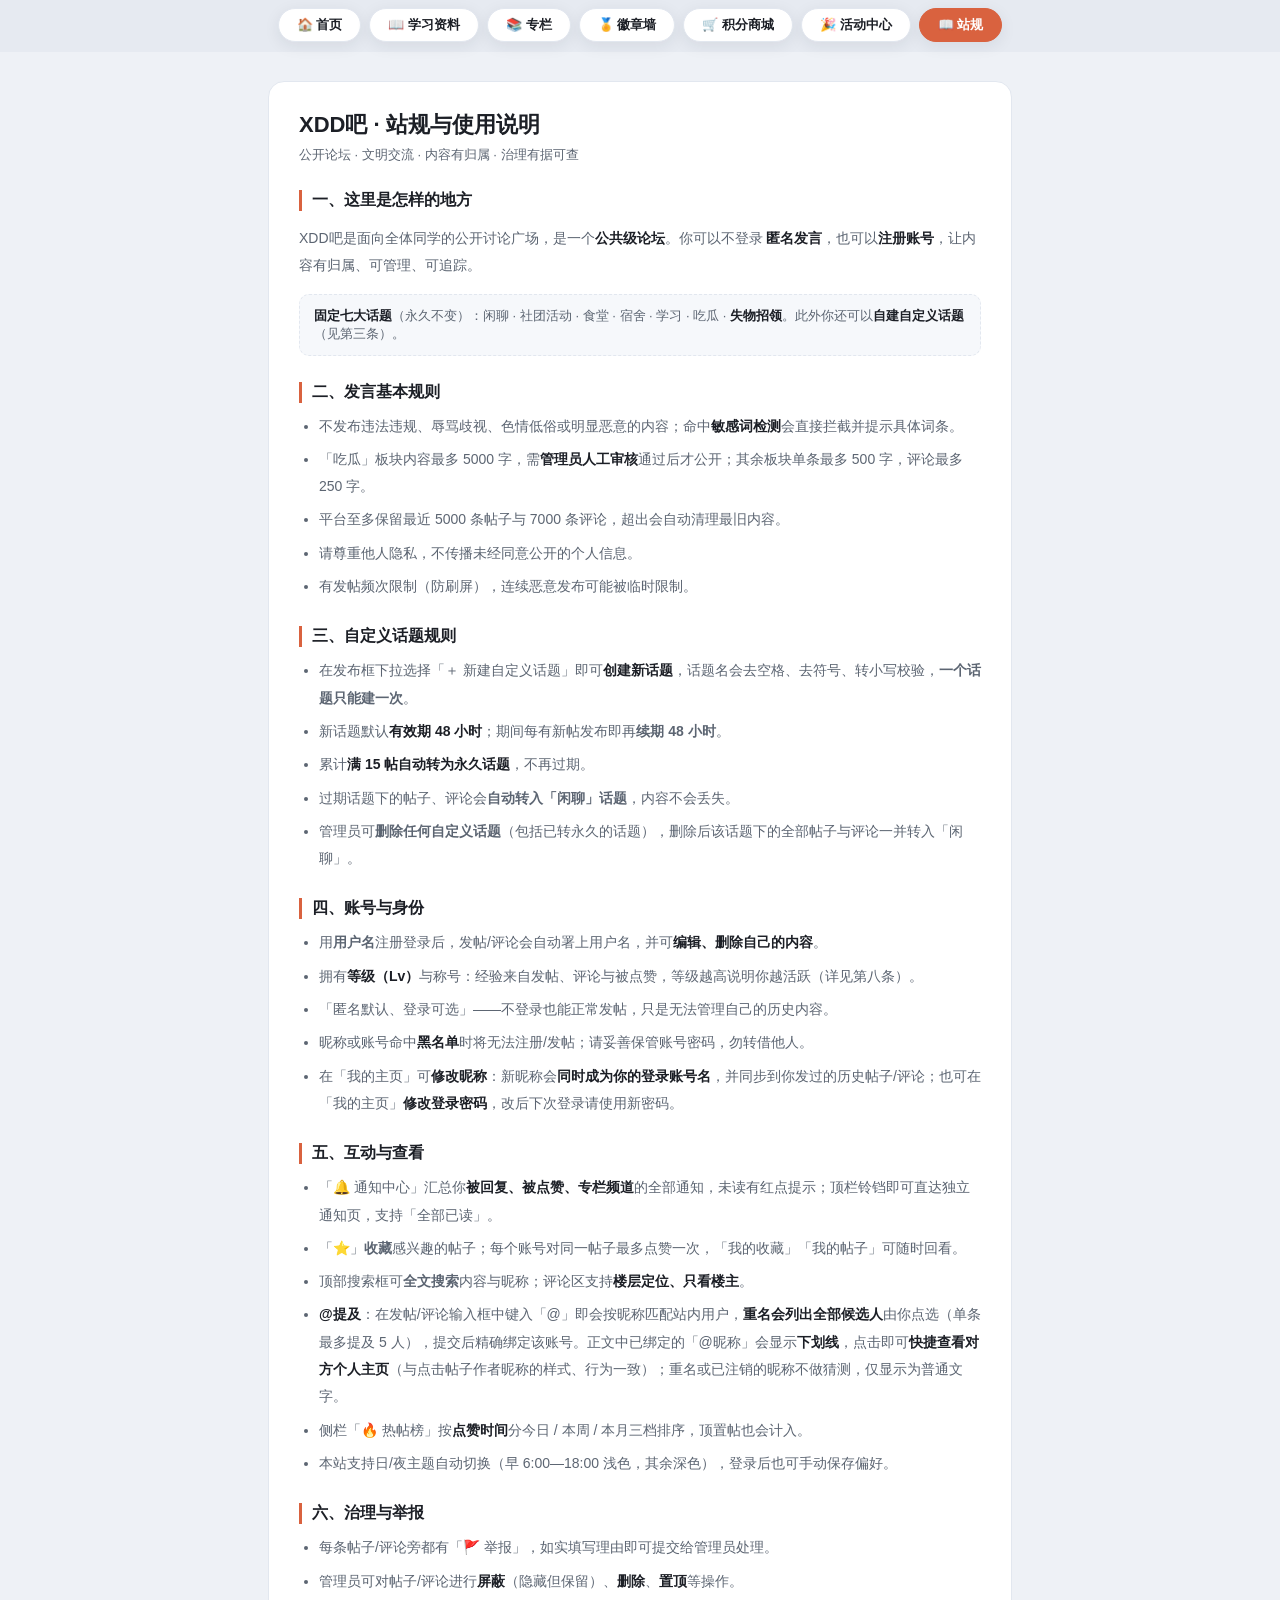
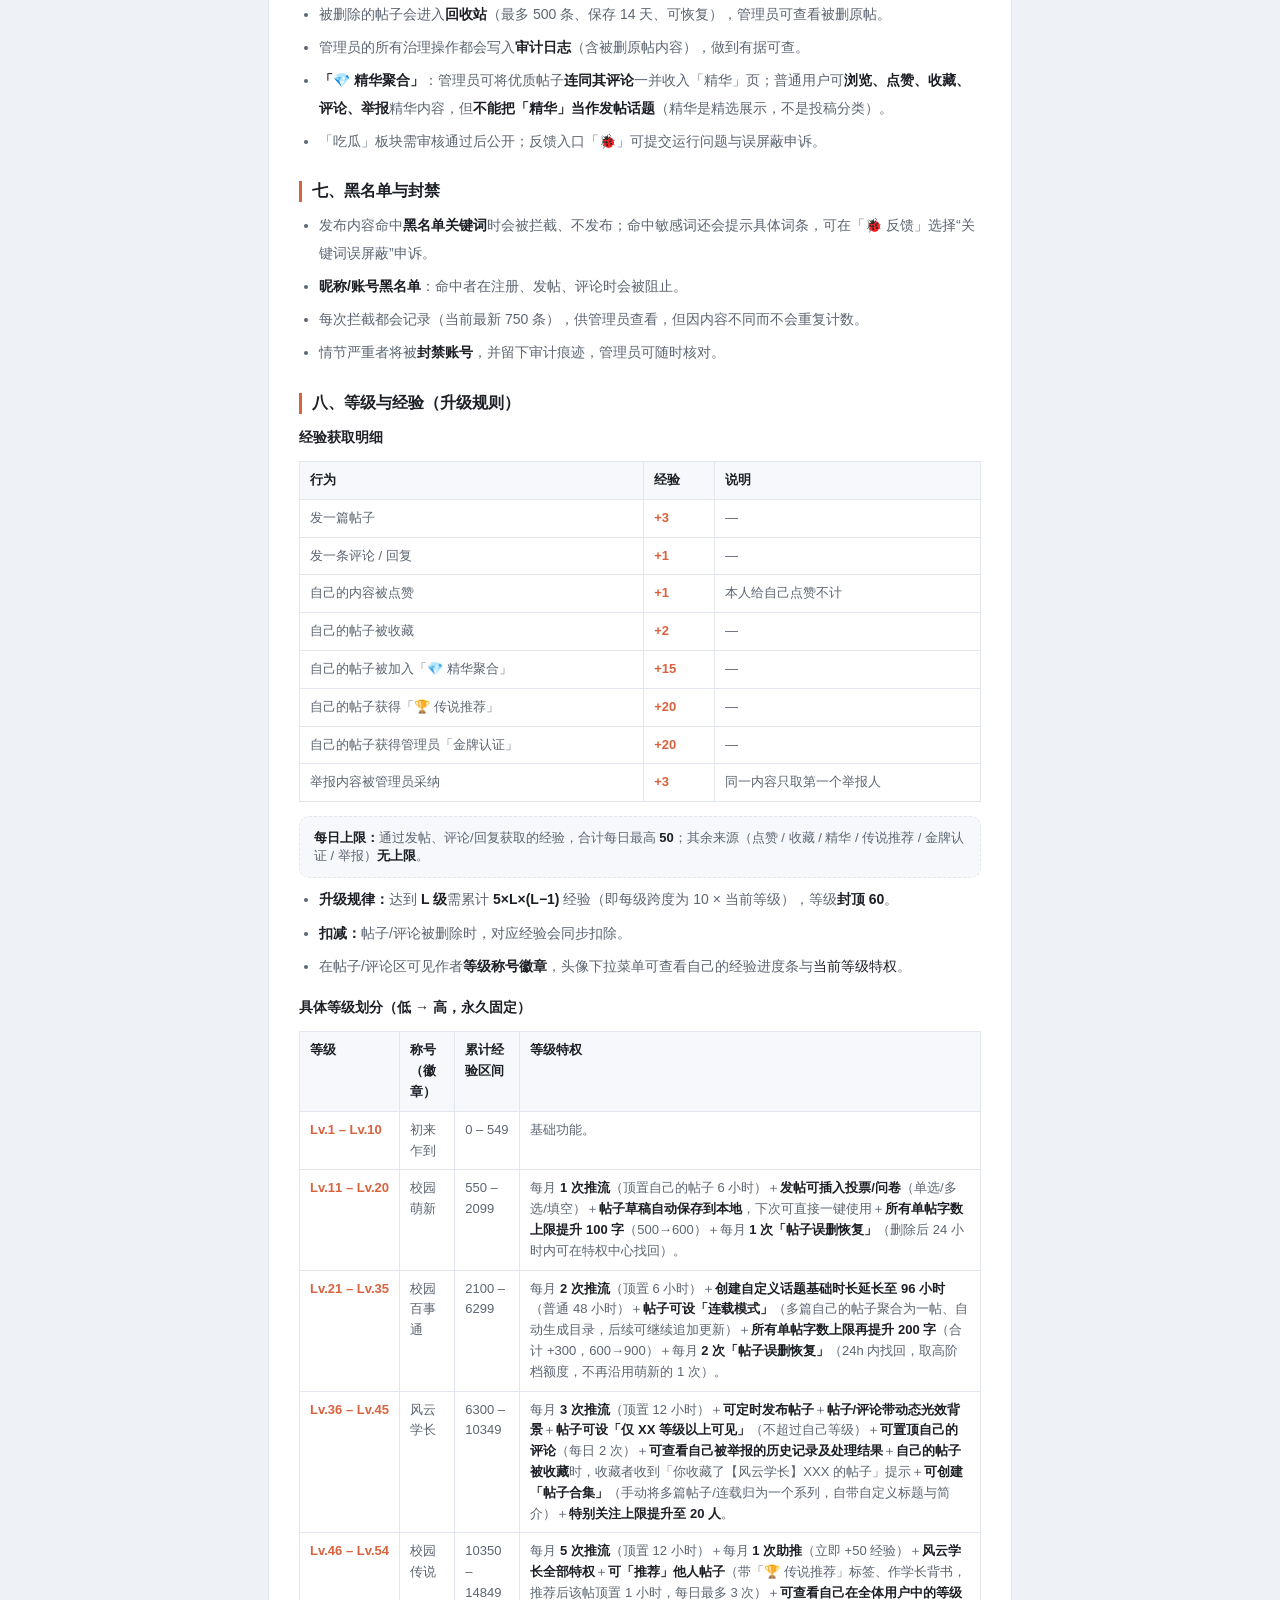
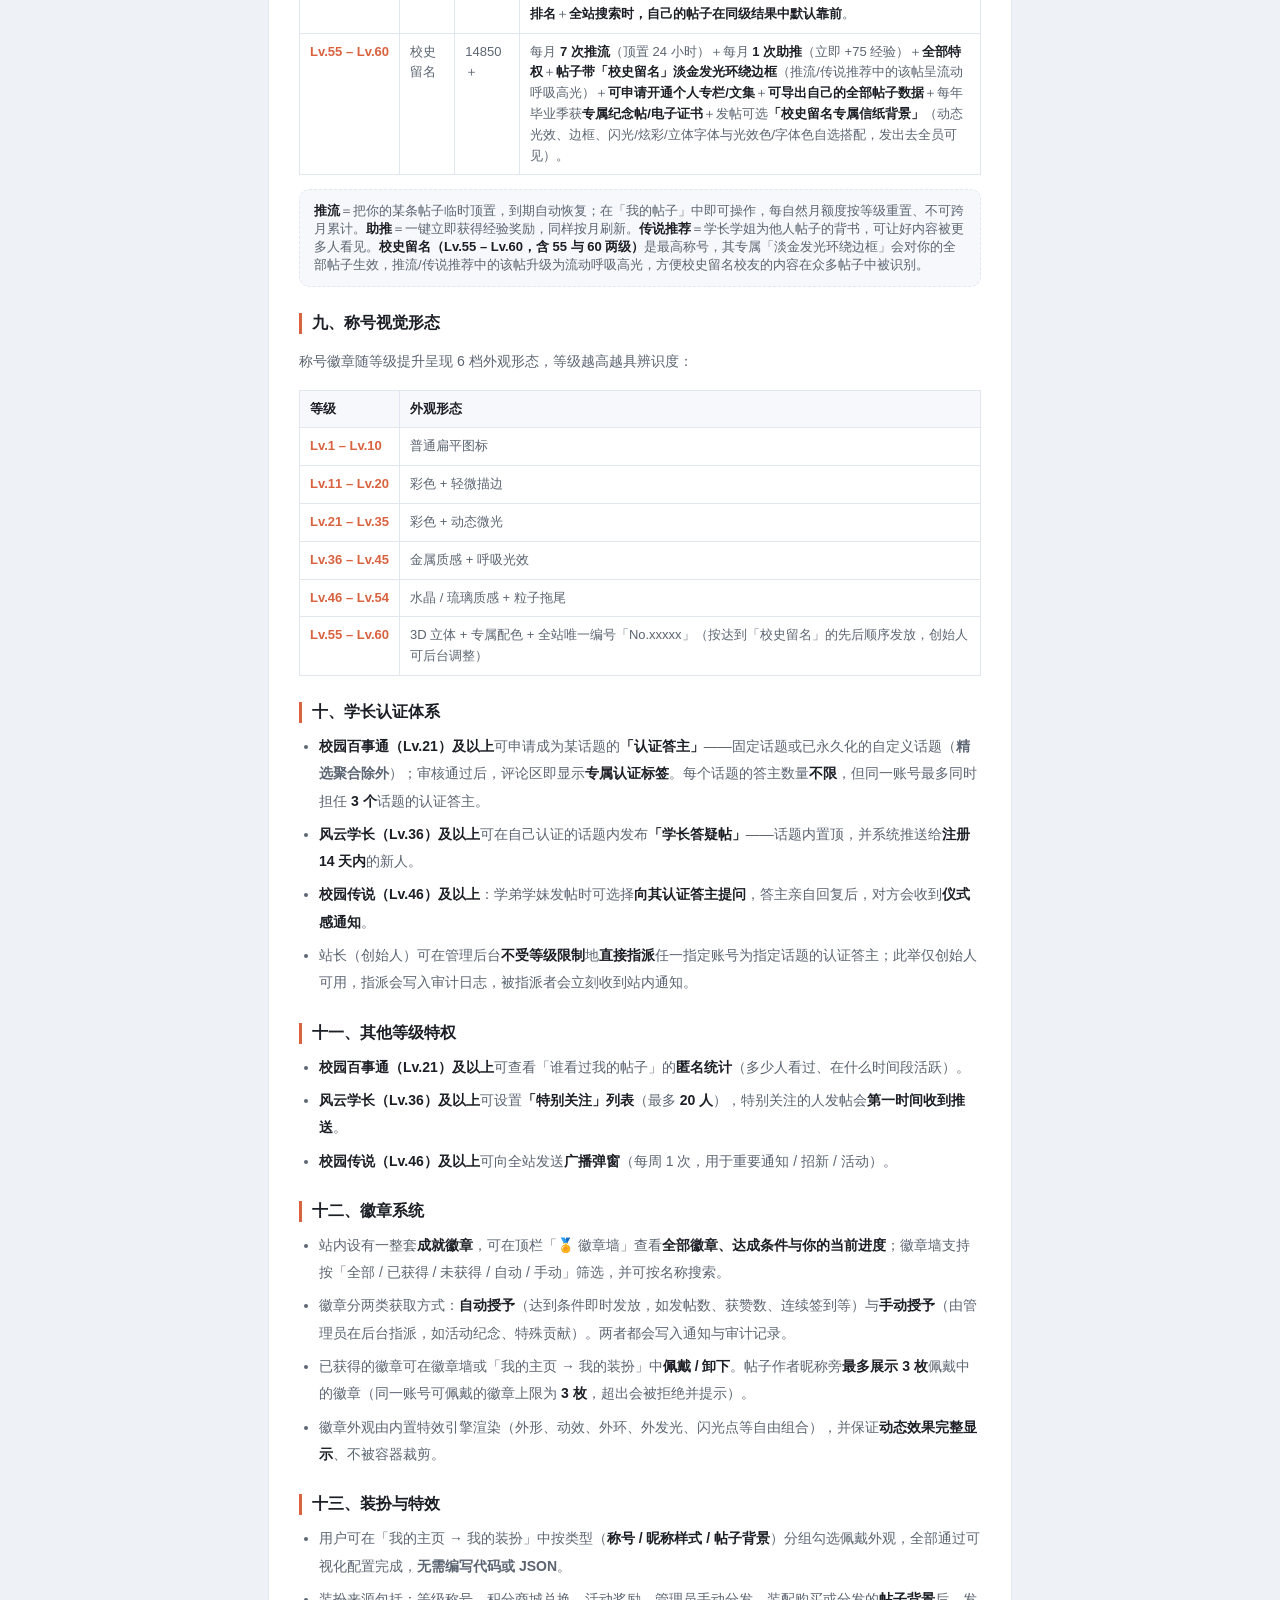
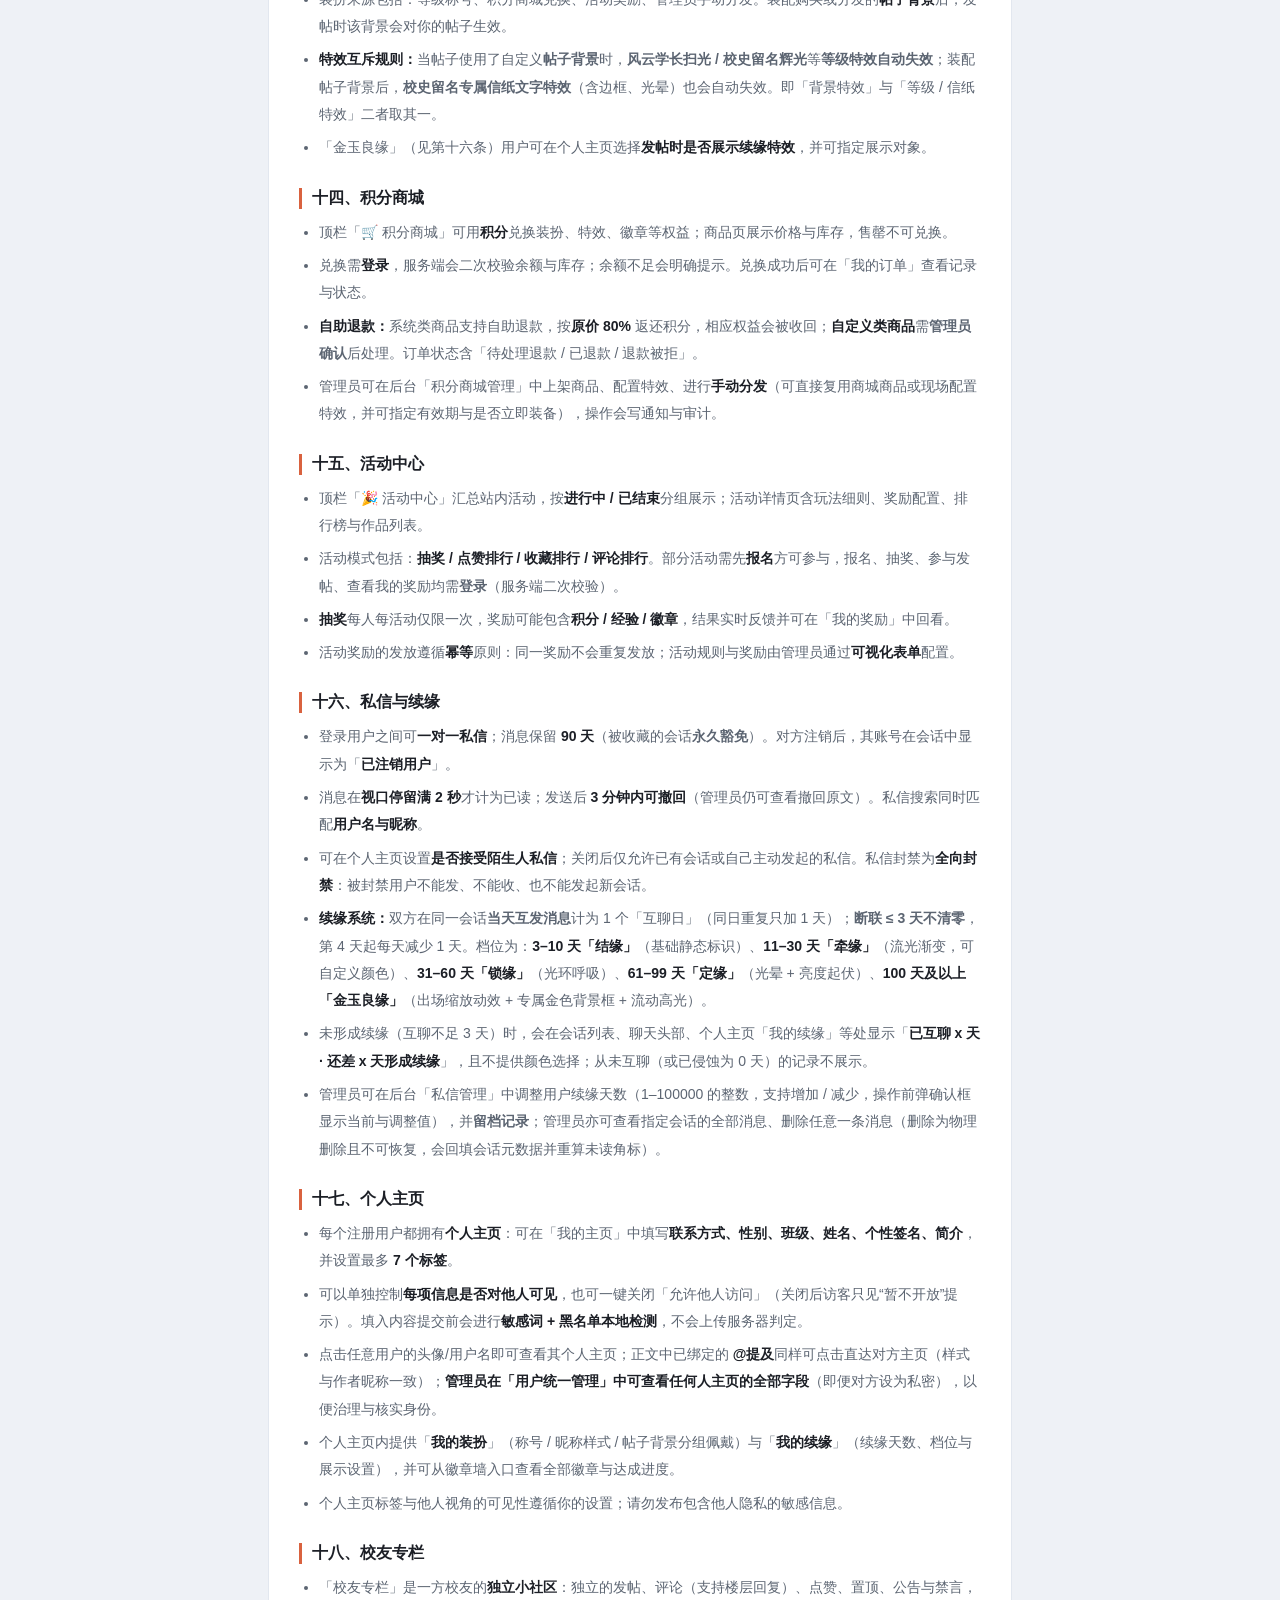
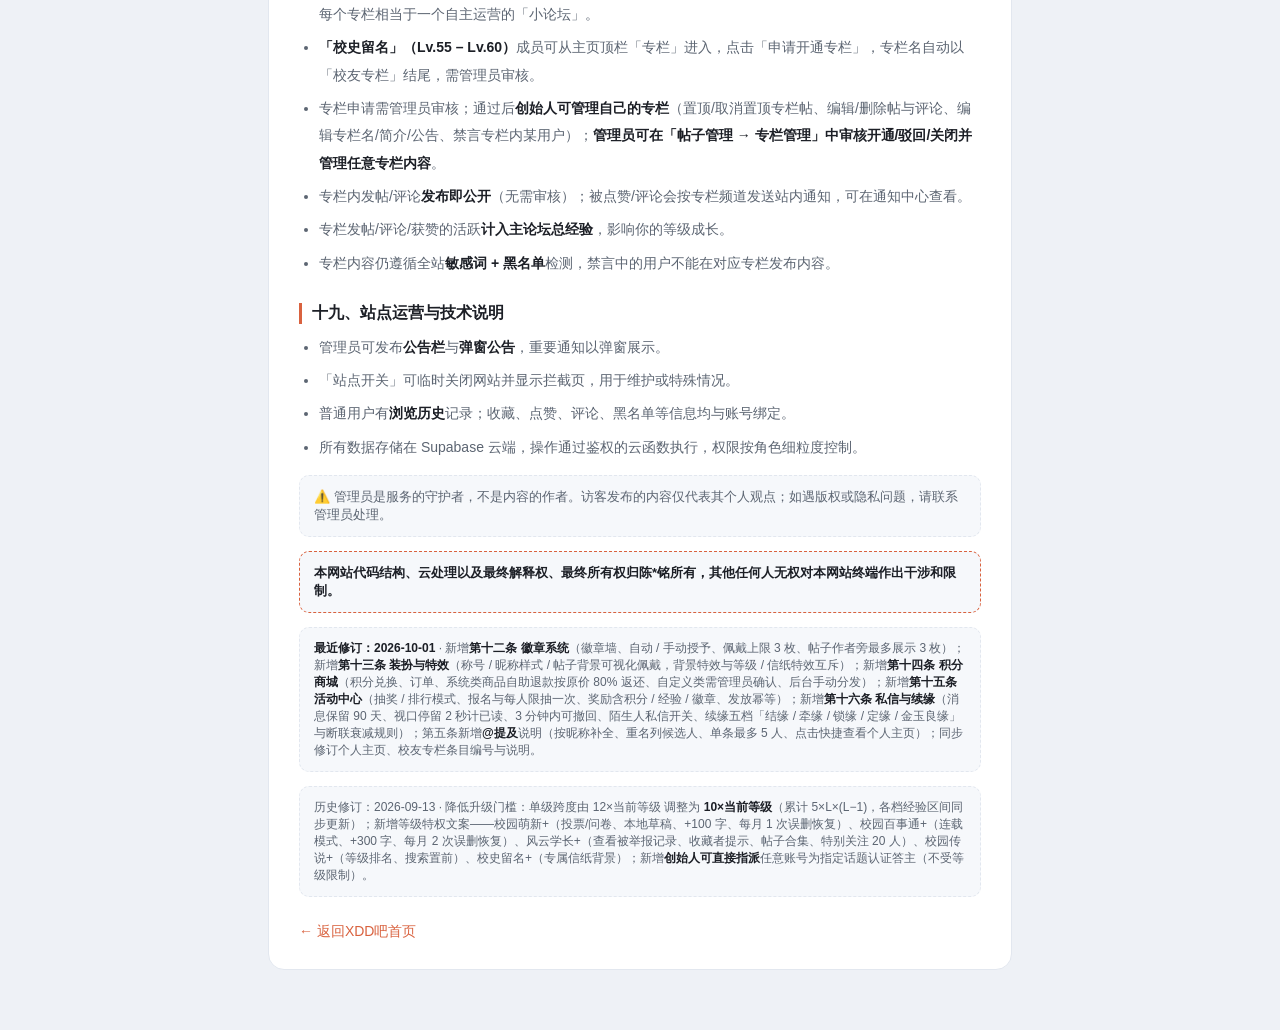
<file: rules.html>
<!DOCTYPE html>
<html lang="zh-CN" data-theme="dark">
<head>
  <meta charset="UTF-8" />
  <meta name="viewport" content="width=device-width, initial-scale=1.0" />
  <meta name="description" content="XDD吧 · 站规与使用说明" />
  <title>站规 · XDD吧</title>
  <link rel="stylesheet" href="public/theme.css" />
  <style>
    body{background:var(--bg)}
    .wrap-rules{max-width:780px;margin:0 auto;padding:28px 18px 60px}
    .rules-card{background:var(--card);border:1px solid var(--line);border-radius:16px;padding:28px 30px}
    .rules-card h1{font-size:22px;margin:0 0 6px;color:var(--text)}
    .rules-card .sub{color:var(--muted);font-size:13px;margin-bottom:22px}
    .rules-card h2{font-size:16px;color:var(--text);margin:26px 0 10px;border-left:3px solid var(--accent,#e07a5f);padding-left:10px}
    .rules-card p,.rules-card li{color:var(--muted);font-size:14px;line-height:1.95}
    .rules-card ul{padding-left:20px;margin:8px 0}
    .rules-card li{margin:6px 0}
    .rules-card .note{background:var(--card-soft);border:1px dashed var(--line);border-radius:10px;padding:12px 14px;font-size:13px;color:var(--muted);margin-top:14px}
    .rules-card .note b{color:var(--text)}
    .rules-table{width:100%;border-collapse:collapse;margin:10px 0;font-size:13px}
    .rules-table th,.rules-table td{border:1px solid var(--line);padding:8px 10px;text-align:left;vertical-align:top;line-height:1.6}
    .rules-table th{background:var(--card-soft);color:var(--text);font-weight:600}
    .rules-table td{color:var(--muted)}
    .rules-table .lvl{font-weight:700;color:var(--accent,#e07a5f);white-space:nowrap}
    .back{display:inline-block;margin-top:26px;color:var(--accent,#e07a5f);text-decoration:none;font-size:14px}
    /* 快捷导航：首页 / 专栏 / 站规（所有屏幕始终可见） */
    .quicknav{display:flex;gap:8px;justify-content:center;flex-wrap:wrap;padding:8px 14px 10px;background:var(--bg-soft);border-bottom:1px solid var(--line-soft);position:relative;z-index:20}
    .qn-item{flex:0 0 auto;display:inline-flex;align-items:center;gap:5px;font-size:13px;font-weight:600;color:var(--text);background:var(--card);border:1px solid var(--line);padding:7px 18px;border-radius:999px;text-decoration:none;transition:color .2s,border-color .2s;box-shadow:var(--shadow-soft)}
    .qn-item:hover{color:var(--accent,#e07a5f);border-color:var(--accent,#e07a5f)}
    .qn-item[data-active]{background:var(--accent,#e07a5f);color:#fff;border-color:var(--accent,#e07a5f)}
    @media(max-width:560px){.quicknav{gap:6px;padding:8px 10px 10px}.qn-item{padding:7px 14px;font-size:12.5px}}

    /* ================= 移动端适配 ================= */
    @media(max-width:720px){
      .wrap-rules{padding:18px 12px 48px}
      .rules-card{padding:18px 16px;border-radius:14px}
      .rules-card h1{font-size:19px}
      .rules-card h2{font-size:15px;margin:22px 0 8px}
      .rules-card p,.rules-card li{font-size:13.5px;line-height:1.85}
      /* 等级/权限表：手机屏放不下三列，改为整表横向滚动（保持表格对齐，不压字） */
      .rules-table{display:block;width:100%;overflow-x:auto;-webkit-overflow-scrolling:touch;font-size:12.5px}
      .rules-table th,.rules-table td{padding:7px 9px}
      .rules-table .lvl{white-space:nowrap}
    }
  </style>
</head>
<body>
  <!-- 快捷导航（首页 / 专栏 / 站规） -->
  <nav class="quicknav" aria-label="快捷导航">
    <a class="qn-item" href="index.html">🏠 首页</a>
    <a class="qn-item" href="study.html">📖 学习资料</a>
    <a class="qn-item" href="columns.html">📚 专栏</a>
    <a class="qn-item" href="badges.html">🏅 徽章墙</a>
    <a class="qn-item" href="shop.html">🛒 积分商城</a>
    <a class="qn-item" href="events.html">🎉 活动中心</a>
    <a class="qn-item" href="rules.html" data-active>📖 站规</a>
  </nav>
  <main class="wrap-rules">
    <div class="rules-card">
      <h1>XDD吧 · 站规与使用说明</h1>
      <div class="sub">公开论坛 · 文明交流 · 内容有归属 · 治理有据可查</div>

      <h2>一、这里是怎样的地方</h2>
      <p>
        XDD吧是面向全体同学的公开讨论广场，是一个<b style="color:var(--text)">公共级论坛</b>。你可以不登录
        <b style="color:var(--text)">匿名发言</b>，也可以<b style="color:var(--text)">注册账号</b>，让内容有归属、可管理、可追踪。
      </p>
      <div class="note">
        <b>固定七大话题</b>（永久不变）：闲聊 · 社团活动 · 食堂 · 宿舍 · 学习 · 吃瓜 · <b>失物招领</b>。此外你还可以<b>自建自定义话题</b>（见第三条）。
      </div>

      <h2>二、发言基本规则</h2>
      <ul>
        <li>不发布违法违规、辱骂歧视、色情低俗或明显恶意的内容；命中<b style="color:var(--text)">敏感词检测</b>会直接拦截并提示具体词条。</li>
        <li>「吃瓜」板块内容最多 5000 字，需<b style="color:var(--text)">管理员人工审核</b>通过后才公开；其余板块单条最多 500 字，评论最多 250 字。</li>
        <li>平台至多保留最近 5000 条帖子与 7000 条评论，超出会自动清理最旧内容。</li>
        <li>请尊重他人隐私，不传播未经同意公开的个人信息。</li>
        <li>有发帖频次限制（防刷屏），连续恶意发布可能被临时限制。</li>
      </ul>

      <h2>三、自定义话题规则</h2>
      <ul>
        <li>在发布框下拉选择「＋ 新建自定义话题」即可<b style="color:var(--text)">创建新话题</b>，话题名会去空格、去符号、转小写校验，<b>一个话题只能建一次</b>。</li>
        <li>新话题默认<b style="color:var(--text)">有效期 48 小时</b>；期间每有新帖发布即再<b>续期 48 小时</b>。</li>
        <li>累计<b style="color:var(--text)">满 15 帖自动转为永久话题</b>，不再过期。</li>
        <li>过期话题下的帖子、评论会<b>自动转入「闲聊」话题</b>，内容不会丢失。</li>
        <li>管理员可<b>删除任何自定义话题</b>（包括已转永久的话题），删除后该话题下的全部帖子与评论一并转入「闲聊」。</li>
      </ul>

      <h2>四、账号与身份</h2>
      <ul>
        <li>用<b>用户名</b>注册登录后，发帖/评论会自动署上用户名，并可<b style="color:var(--text)">编辑、删除自己的内容</b>。</li>
        <li>拥有<b style="color:var(--text)">等级（Lv）</b>与称号：经验来自发帖、评论与被点赞，等级越高说明你越活跃（详见第八条）。</li>
        <li>「匿名默认、登录可选」——不登录也能正常发帖，只是无法管理自己的历史内容。</li>
        <li>昵称或账号命中<b style="color:var(--text)">黑名单</b>时将无法注册/发帖；请妥善保管账号密码，勿转借他人。</li>
        <li>在「我的主页」可<b style="color:var(--text)">修改昵称</b>：新昵称会<b style="color:var(--text)">同时成为你的登录账号名</b>，并同步到你发过的历史帖子/评论；也可在「我的主页」<b style="color:var(--text)">修改登录密码</b>，改后下次登录请使用新密码。</li>
      </ul>

      <h2>五、互动与查看</h2>
      <ul>
        <li>「🔔 通知中心」汇总你<b style="color:var(--text)">被回复、被点赞、专栏频道</b>的全部通知，未读有红点提示；顶栏铃铛即可直达独立通知页，支持「全部已读」。</li>
        <li>「⭐」<b>收藏</b>感兴趣的帖子；每个账号对同一帖子最多点赞一次，「我的收藏」「我的帖子」可随时回看。</li>
        <li>顶部搜索框可<b>全文搜索</b>内容与昵称；评论区支持<b style="color:var(--text)">楼层定位、只看楼主</b>。</li>
        <li><b style="color:var(--text)">@提及</b>：在发帖/评论输入框中键入「@」即会按昵称匹配站内用户，<b style="color:var(--text)">重名会列出全部候选人</b>由你点选（单条最多提及 5 人），提交后精确绑定该账号。正文中已绑定的「@昵称」会显示<b style="color:var(--text)">下划线</b>，点击即可<b style="color:var(--text)">快捷查看对方个人主页</b>（与点击帖子作者昵称的样式、行为一致）；重名或已注销的昵称不做猜测，仅显示为普通文字。</li>
        <li>侧栏「🔥 热帖榜」按<b style="color:var(--text)">点赞时间</b>分今日 / 本周 / 本月三档排序，顶置帖也会计入。</li>
        <li>本站支持日/夜主题自动切换（早 6:00—18:00 浅色，其余深色），登录后也可手动保存偏好。</li>
      </ul>

      <h2>六、治理与举报</h2>
      <ul>
        <li>每条帖子/评论旁都有「🚩 举报」，如实填写理由即可提交给管理员处理。</li>
        <li>管理员可对帖子/评论进行<b style="color:var(--text)">屏蔽</b>（隐藏但保留）、<b style="color:var(--text)">删除</b>、<b style="color:var(--text)">置顶</b>等操作。</li>
        <li>被删除的帖子会进入<b style="color:var(--text)">回收站</b>（最多 500 条、保存 14 天、可恢复），管理员可查看被删原帖。</li>
        <li>管理员的所有治理操作都会写入<b style="color:var(--text)">审计日志</b>（含被删原帖内容），做到有据可查。</li>
        <li><b style="color:var(--text)">「💎 精华聚合」</b>：管理员可将优质帖子<b style="color:var(--text)">连同其评论</b>一并收入「精华」页；普通用户可<b style="color:var(--text)">浏览、点赞、收藏、评论、举报</b>精华内容，但<b style="color:var(--text)">不能把「精华」当作发帖话题</b>（精华是精选展示，不是投稿分类）。</li>
        <li>「吃瓜」板块需审核通过后公开；反馈入口「🐞」可提交运行问题与误屏蔽申诉。</li>
      </ul>

      <h2>七、黑名单与封禁</h2>
      <ul>
        <li>发布内容命中<b style="color:var(--text)">黑名单关键词</b>时会被拦截、不发布；命中敏感词还会提示具体词条，可在「🐞 反馈」选择“关键词误屏蔽”申诉。</li>
        <li><b style="color:var(--text)">昵称/账号黑名单</b>：命中者在注册、发帖、评论时会被阻止。</li>
        <li>每次拦截都会记录（当前最新 750 条），供管理员查看，但因内容不同而不会重复计数。</li>
        <li>情节严重者将被<b style="color:var(--text)">封禁账号</b>，并留下审计痕迹，管理员可随时核对。</li>
      </ul>

      <h2>八、等级与经验（升级规则）</h2>
      <p style="font-weight:600;color:var(--text);margin:4px 0 8px">经验获取明细</p>
      <table class="rules-table">
        <thead>
          <tr><th>行为</th><th>经验</th><th>说明</th></tr>
        </thead>
        <tbody>
          <tr><td>发一篇帖子</td><td class="lvl">+3</td><td>—</td></tr>
          <tr><td>发一条评论 / 回复</td><td class="lvl">+1</td><td>—</td></tr>
          <tr><td>自己的内容被点赞</td><td class="lvl">+1</td><td>本人给自己点赞不计</td></tr>
          <tr><td>自己的帖子被收藏</td><td class="lvl">+2</td><td>—</td></tr>
          <tr><td>自己的帖子被加入「💎 精华聚合」</td><td class="lvl">+15</td><td>—</td></tr>
          <tr><td>自己的帖子获得「🏆 传说推荐」</td><td class="lvl">+20</td><td>—</td></tr>
          <tr><td>自己的帖子获得管理员「金牌认证」</td><td class="lvl">+20</td><td>—</td></tr>
          <tr><td>举报内容被管理员采纳</td><td class="lvl">+3</td><td>同一内容只取第一个举报人</td></tr>
        </tbody>
      </table>
      <div class="note">
        <b>每日上限：</b>通过发帖、评论/回复获取的经验，合计每日最高 <b style="color:var(--text)">50</b>；其余来源（点赞 / 收藏 / 精华 / 传说推荐 / 金牌认证 / 举报）<b style="color:var(--text)">无上限</b>。
      </div>
      <ul>
        <li><b style="color:var(--text)">升级规律：</b>达到 <b style="color:var(--text)">L 级</b>需累计 <b style="color:var(--text)">5×L×(L−1)</b> 经验（即每级跨度为 10 × 当前等级），等级<b style="color:var(--text)">封顶 60</b>。</li>
        <li><b style="color:var(--text)">扣减：</b>帖子/评论被删除时，对应经验会同步扣除。</li>
        <li>在帖子/评论区可见作者<b style="color:var(--text)">等级称号徽章</b>，头像下拉菜单可查看自己的经验进度条与<span style="color:var(--text)">当前等级特权</span>。</li>
      </ul>

      <p style="font-weight:600;color:var(--text);margin:14px 0 4px">具体等级划分（低 → 高，永久固定）</p>
      <table class="rules-table">
        <thead>
          <tr><th>等级</th><th>称号（徽章）</th><th>累计经验区间</th><th>等级特权</th></tr>
        </thead>
        <tbody>
          <tr><td class="lvl">Lv.1 – Lv.10</td><td>初来乍到</td><td>0 – 549</td><td>基础功能。</td></tr>
          <tr><td class="lvl">Lv.11 – Lv.20</td><td>校园萌新</td><td>550 – 2099</td><td>每月 <b style="color:var(--text)">1 次推流</b>（顶置自己的帖子 6 小时）＋<b style="color:var(--text)">发帖可插入投票/问卷</b>（单选/多选/填空）＋<b style="color:var(--text)">帖子草稿自动保存到本地</b>，下次可直接一键使用＋<b style="color:var(--text)">所有单帖字数上限提升 100 字</b>（500→600）＋每月 <b style="color:var(--text)">1 次「帖子误删恢复」</b>（删除后 24 小时内可在特权中心找回）。</td></tr>
          <tr><td class="lvl">Lv.21 – Lv.35</td><td>校园百事通</td><td>2100 – 6299</td><td>每月 <b style="color:var(--text)">2 次推流</b>（顶置 6 小时）＋<b style="color:var(--text)">创建自定义话题基础时长延长至 96 小时</b>（普通 48 小时）＋<b style="color:var(--text)">帖子可设「连载模式」</b>（多篇自己的帖子聚合为一帖、自动生成目录，后续可继续追加更新）＋<b style="color:var(--text)">所有单帖字数上限再提升 200 字</b>（合计 +300，600→900）＋每月 <b style="color:var(--text)">2 次「帖子误删恢复」</b>（24h 内找回，取高阶档额度，不再沿用萌新的 1 次）。</td></tr>
          <tr><td class="lvl">Lv.36 – Lv.45</td><td>风云学长</td><td>6300 – 10349</td><td>每月 <b style="color:var(--text)">3 次推流</b>（顶置 12 小时）＋<b style="color:var(--text)">可定时发布帖子</b>＋<b style="color:var(--text)">帖子/评论带动态光效背景</b>＋<b style="color:var(--text)">帖子可设「仅 XX 等级以上可见」</b>（不超过自己等级）＋<b style="color:var(--text)">可置顶自己的评论</b>（每日 2 次）＋<b style="color:var(--text)">可查看自己被举报的历史记录及处理结果</b>＋<b style="color:var(--text)">自己的帖子被收藏</b>时，收藏者收到「你收藏了【风云学长】XXX 的帖子」提示＋<b style="color:var(--text)">可创建「帖子合集」</b>（手动将多篇帖子/连载归为一个系列，自带自定义标题与简介）＋<b style="color:var(--text)">特别关注上限提升至 20 人</b>。</td></tr>
          <tr><td class="lvl">Lv.46 – Lv.54</td><td>校园传说</td><td>10350 – 14849</td><td>每月 <b style="color:var(--text)">5 次推流</b>（顶置 12 小时）＋每月 <b style="color:var(--text)">1 次助推</b>（立即 +50 经验）＋<b style="color:var(--text)">风云学长全部特权</b>＋<b style="color:var(--text)">可「推荐」他人帖子</b>（带「🏆 传说推荐」标签、作学长背书，推荐后该帖顶置 1 小时，每日最多 3 次）＋<b style="color:var(--text)">可查看自己在全体用户中的等级排名</b>＋<b style="color:var(--text)">全站搜索时，自己的帖子在同级结果中默认靠前</b>。</td></tr>
          <tr><td class="lvl">Lv.55 – Lv.60</td><td>校史留名</td><td>14850 ＋</td><td>每月 <b style="color:var(--text)">7 次推流</b>（顶置 24 小时）＋每月 <b style="color:var(--text)">1 次助推</b>（立即 +75 经验）＋<b style="color:var(--text)">全部特权</b>＋<b style="color:var(--text)">帖子带「校史留名」淡金发光环绕边框</b>（推流/传说推荐中的该帖呈流动呼吸高光）＋<b style="color:var(--text)">可申请开通个人专栏/文集</b>＋<b style="color:var(--text)">可导出自己的全部帖子数据</b>＋每年毕业季获<b style="color:var(--text)">专属纪念帖/电子证书</b>＋发帖可选<b style="color:var(--text)">「校史留名专属信纸背景」</b>（动态光效、边框、闪光/炫彩/立体字体与光效色/字体色自选搭配，发出去全员可见）。</td></tr>
          </tbody>
      </table>
      <div class="note">
        <b>推流</b>＝把你的某条帖子临时顶置，到期自动恢复；在「我的帖子」中即可操作，每自然月额度按等级重置、不可跨月累计。<b>助推</b>＝一键立即获得经验奖励，同样按月刷新。<b>传说推荐</b>＝学长学姐为他人帖子的背书，可让好内容被更多人看见。<b>校史留名（Lv.55 – Lv.60，含 55 与 60 两级）</b>是最高称号，其专属「淡金发光环绕边框」会对你的全部帖子生效，推流/传说推荐中的该帖升级为流动呼吸高光，方便校史留名校友的内容在众多帖子中被识别。
      </div>

      <h2>九、称号视觉形态</h2>
      <p>称号徽章随等级提升呈现 6 档外观形态，等级越高越具辨识度：</p>
      <table class="rules-table">
        <thead>
          <tr><th>等级</th><th>外观形态</th></tr>
        </thead>
        <tbody>
          <tr><td class="lvl">Lv.1 – Lv.10</td><td>普通扁平图标</td></tr>
          <tr><td class="lvl">Lv.11 – Lv.20</td><td>彩色 + 轻微描边</td></tr>
          <tr><td class="lvl">Lv.21 – Lv.35</td><td>彩色 + 动态微光</td></tr>
          <tr><td class="lvl">Lv.36 – Lv.45</td><td>金属质感 + 呼吸光效</td></tr>
          <tr><td class="lvl">Lv.46 – Lv.54</td><td>水晶 / 琉璃质感 + 粒子拖尾</td></tr>
          <tr><td class="lvl">Lv.55 – Lv.60</td><td>3D 立体 + 专属配色 + 全站唯一编号「No.xxxxx」（按达到「校史留名」的先后顺序发放，创始人可后台调整）</td></tr>
        </tbody>
      </table>

      <h2>十、学长认证体系</h2>
      <ul>
        <li><b style="color:var(--text)">校园百事通（Lv.21）及以上</b>可申请成为某话题的<b style="color:var(--text)">「认证答主」</b>——固定话题或已永久化的自定义话题（<b>精选聚合除外</b>）；审核通过后，评论区即显示<b style="color:var(--text)">专属认证标签</b>。每个话题的答主数量<b style="color:var(--text)">不限</b>，但同一账号最多同时担任 <b style="color:var(--text)">3 个</b>话题的认证答主。</li>
        <li><b style="color:var(--text)">风云学长（Lv.36）及以上</b>可在自己认证的话题内发布<b style="color:var(--text)">「学长答疑帖」</b>——话题内置顶，并系统推送给<b style="color:var(--text)">注册 14 天内</b>的新人。</li>
        <li><b style="color:var(--text)">校园传说（Lv.46）及以上</b>：学弟学妹发帖时可选择<b style="color:var(--text)">向其认证答主提问</b>，答主亲自回复后，对方会收到<b style="color:var(--text)">仪式感通知</b>。</li>
        <li>站长（创始人）可在管理后台<b style="color:var(--text)">不受等级限制</b>地<b style="color:var(--text)">直接指派</b>任一指定账号为指定话题的认证答主；此举仅创始人可用，指派会写入审计日志，被指派者会立刻收到站内通知。</li>
      </ul>

      <h2>十一、其他等级特权</h2>
      <ul>
        <li><b style="color:var(--text)">校园百事通（Lv.21）及以上</b>可查看「谁看过我的帖子」的<b style="color:var(--text)">匿名统计</b>（多少人看过、在什么时间段活跃）。</li>
        <li><b style="color:var(--text)">风云学长（Lv.36）及以上</b>可设置<b style="color:var(--text)">「特别关注」列表</b>（最多 <b style="color:var(--text)">20 人</b>），特别关注的人发帖会<b style="color:var(--text)">第一时间收到推送</b>。</li>
        <li><b style="color:var(--text)">校园传说（Lv.46）及以上</b>可向全站发送<b style="color:var(--text)">广播弹窗</b>（每周 1 次，用于重要通知 / 招新 / 活动）。</li>
      </ul>

      <h2>十二、徽章系统</h2>
      <ul>
        <li>站内设有一整套<b style="color:var(--text)">成就徽章</b>，可在顶栏「🏅 徽章墙」查看<b style="color:var(--text)">全部徽章、达成条件与你的当前进度</b>；徽章墙支持按「全部 / 已获得 / 未获得 / 自动 / 手动」筛选，并可按名称搜索。</li>
        <li>徽章分两类获取方式：<b style="color:var(--text)">自动授予</b>（达到条件即时发放，如发帖数、获赞数、连续签到等）与<b style="color:var(--text)">手动授予</b>（由管理员在后台指派，如活动纪念、特殊贡献）。两者都会写入通知与审计记录。</li>
        <li>已获得的徽章可在徽章墙或「我的主页 → 我的装扮」中<b style="color:var(--text)">佩戴 / 卸下</b>。帖子作者昵称旁<b style="color:var(--text)">最多展示 3 枚</b>佩戴中的徽章（同一账号可佩戴的徽章上限为 <b style="color:var(--text)">3 枚</b>，超出会被拒绝并提示）。</li>
        <li>徽章外观由内置特效引擎渲染（外形、动效、外环、外发光、闪光点等自由组合），并保证<b style="color:var(--text)">动态效果完整显示</b>、不被容器裁剪。</li>
      </ul>

      <h2>十三、装扮与特效</h2>
      <ul>
        <li>用户可在「我的主页 → 我的装扮」中按类型（<b style="color:var(--text)">称号 / 昵称样式 / 帖子背景</b>）分组勾选佩戴外观，全部通过可视化配置完成，<b>无需编写代码或 JSON</b>。</li>
        <li>装扮来源包括：等级称号、积分商城兑换、活动奖励、管理员手动分发。装配购买或分发的<b style="color:var(--text)">帖子背景</b>后，发帖时该背景会对你的帖子生效。</li>
        <li><b style="color:var(--text)">特效互斥规则：</b>当帖子使用了自定义<b>帖子背景</b>时，<b>风云学长扫光 / 校史留名辉光</b>等<b>等级特效自动失效</b>；装配帖子背景后，<b>校史留名专属信纸文字特效</b>（含边框、光晕）也会自动失效。即「背景特效」与「等级 / 信纸特效」二者取其一。</li>
        <li>「金玉良缘」（见第十六条）用户可在个人主页选择<b style="color:var(--text)">发帖时是否展示续缘特效</b>，并可指定展示对象。</li>
      </ul>

      <h2>十四、积分商城</h2>
      <ul>
        <li>顶栏「🛒 积分商城」可用<b style="color:var(--text)">积分</b>兑换装扮、特效、徽章等权益；商品页展示价格与库存，售罄不可兑换。</li>
        <li>兑换需<b style="color:var(--text)">登录</b>，服务端会二次校验余额与库存；余额不足会明确提示。兑换成功后可在「我的订单」查看记录与状态。</li>
        <li><b style="color:var(--text)">自助退款：</b>系统类商品支持自助退款，按<b style="color:var(--text)">原价 80%</b> 返还积分，相应权益会被收回；<b style="color:var(--text)">自定义类商品</b>需<b>管理员确认</b>后处理。订单状态含「待处理退款 / 已退款 / 退款被拒」。</li>
        <li>管理员可在后台「积分商城管理」中上架商品、配置特效、进行<b style="color:var(--text)">手动分发</b>（可直接复用商城商品或现场配置特效，并可指定有效期与是否立即装备），操作会写通知与审计。</li>
      </ul>

      <h2>十五、活动中心</h2>
      <ul>
        <li>顶栏「🎉 活动中心」汇总站内活动，按<b style="color:var(--text)">进行中 / 已结束</b>分组展示；活动详情页含玩法细则、奖励配置、排行榜与作品列表。</li>
        <li>活动模式包括：<b style="color:var(--text)">抽奖 / 点赞排行 / 收藏排行 / 评论排行</b>。部分活动需先<b style="color:var(--text)">报名</b>方可参与，报名、抽奖、参与发帖、查看我的奖励均需<b>登录</b>（服务端二次校验）。</li>
        <li><b style="color:var(--text)">抽奖</b>每人每活动仅限一次，奖励可能包含<b style="color:var(--text)">积分 / 经验 / 徽章</b>，结果实时反馈并可在「我的奖励」中回看。</li>
        <li>活动奖励的发放遵循<b style="color:var(--text)">幂等</b>原则：同一奖励不会重复发放；活动规则与奖励由管理员通过<b style="color:var(--text)">可视化表单</b>配置。</li>
      </ul>

      <h2>十六、私信与续缘</h2>
      <ul>
        <li>登录用户之间可<b style="color:var(--text)">一对一私信</b>；消息保留 <b style="color:var(--text)">90 天</b>（被收藏的会话<b>永久豁免</b>）。对方注销后，其账号在会话中显示为「<b style="color:var(--text)">已注销用户</b>」。</li>
        <li>消息在<b style="color:var(--text)">视口停留满 2 秒</b>才计为已读；发送后 <b style="color:var(--text)">3 分钟内可撤回</b>（管理员仍可查看撤回原文）。私信搜索同时匹配<b style="color:var(--text)">用户名与昵称</b>。</li>
        <li>可在个人主页设置<b style="color:var(--text)">是否接受陌生人私信</b>；关闭后仅允许已有会话或自己主动发起的私信。私信封禁为<b style="color:var(--text)">全向封禁</b>：被封禁用户不能发、不能收、也不能发起新会话。</li>
        <li><b style="color:var(--text)">续缘系统：</b>双方在同一会话<b>当天互发消息</b>计为 1 个「互聊日」（同日重复只加 1 天）；<b>断联 ≤ 3 天不清零</b>，第 4 天起每天减少 1 天。档位为：<b style="color:var(--text)">3–10 天「结缘」</b>（基础静态标识）、<b style="color:var(--text)">11–30 天「牵缘」</b>（流光渐变，可自定义颜色）、<b style="color:var(--text)">31–60 天「锁缘」</b>（光环呼吸）、<b style="color:var(--text)">61–99 天「定缘」</b>（光晕 + 亮度起伏）、<b style="color:var(--text)">100 天及以上「金玉良缘」</b>（出场缩放动效 + 专属金色背景框 + 流动高光）。</li>
        <li>未形成续缘（互聊不足 3 天）时，会在会话列表、聊天头部、个人主页「我的续缘」等处显示「<b style="color:var(--text)">已互聊 x 天 · 还差 x 天形成续缘</b>」，且不提供颜色选择；从未互聊（或已侵蚀为 0 天）的记录不展示。</li>
        <li>管理员可在后台「私信管理」中调整用户续缘天数（1–100000 的整数，支持增加 / 减少，操作前弹确认框显示当前与调整值），并<b>留档记录</b>；管理员亦可查看指定会话的全部消息、删除任意一条消息（删除为物理删除且不可恢复，会回填会话元数据并重算未读角标）。</li>
      </ul>

      <h2>十七、个人主页</h2>
      <ul>
        <li>每个注册用户都拥有<b style="color:var(--text)">个人主页</b>：可在「我的主页」中填写<b style="color:var(--text)">联系方式、性别、班级、姓名、个性签名、简介</b>，并设置最多 <b style="color:var(--text)">7 个标签</b>。</li>
        <li>可以单独控制<b style="color:var(--text)">每项信息是否对他人可见</b>，也可一键关闭「允许他人访问」（关闭后访客只见“暂不开放”提示）。填入内容提交前会进行<b style="color:var(--text)">敏感词 + 黑名单本地检测</b>，不会上传服务器判定。</li>
        <li>点击任意用户的头像/用户名即可查看其个人主页；正文中已绑定的 <b style="color:var(--text)">@提及</b>同样可点击直达对方主页（样式与作者昵称一致）；<b style="color:var(--text)">管理员在「用户统一管理」中可查看任何人主页的全部字段</b>（即便对方设为私密），以便治理与核实身份。</li>
        <li>个人主页内提供「<b style="color:var(--text)">我的装扮</b>」（称号 / 昵称样式 / 帖子背景分组佩戴）与「<b style="color:var(--text)">我的续缘</b>」（续缘天数、档位与展示设置），并可从徽章墙入口查看全部徽章与达成进度。</li>
        <li>个人主页标签与他人视角的可见性遵循你的设置；请勿发布包含他人隐私的敏感信息。</li>
      </ul>

      <h2>十八、校友专栏</h2>
      <ul>
        <li>「校友专栏」是一方校友的<b style="color:var(--text)">独立小社区</b>：独立的发帖、评论（支持楼层回复）、点赞、置顶、公告与禁言，每个专栏相当于一个自主运营的「小论坛」。</li>
        <li><b style="color:var(--text)">「校史留名」（Lv.55 – Lv.60）</b>成员可从主页顶栏「专栏」进入，点击「申请开通专栏」，专栏名自动以「校友专栏」结尾，需管理员审核。</li>
        <li>专栏申请需管理员审核；通过后<b style="color:var(--text)">创始人可管理自己的专栏</b>（置顶/取消置顶专栏帖、编辑/删除帖与评论、编辑专栏名/简介/公告、禁言专栏内某用户）；<b style="color:var(--text)">管理员可在「帖子管理 → 专栏管理」中审核开通/驳回/关闭并管理任意专栏内容</b>。</li>
        <li>专栏内发帖/评论<b style="color:var(--text)">发布即公开</b>（无需审核）；被点赞/评论会按专栏频道发送站内通知，可在通知中心查看。</li>
        <li>专栏发帖/评论/获赞的活跃<b style="color:var(--text)">计入主论坛总经验</b>，影响你的等级成长。</li>
        <li>专栏内容仍遵循全站<b style="color:var(--text)">敏感词 + 黑名单</b>检测，禁言中的用户不能在对应专栏发布内容。</li>
      </ul>

      <h2>十九、站点运营与技术说明</h2>
      <ul>
        <li>管理员可发布<b style="color:var(--text)">公告栏</b>与<b style="color:var(--text)">弹窗公告</b>，重要通知以弹窗展示。</li>
        <li>「站点开关」可临时关闭网站并显示拦截页，用于维护或特殊情况。</li>
        <li>普通用户有<b style="color:var(--text)">浏览历史</b>记录；收藏、点赞、评论、黑名单等信息均与账号绑定。</li>
        <li>所有数据存储在 Supabase 云端，操作通过鉴权的云函数执行，权限按角色细粒度控制。</li>
      </ul>

      <div class="note">
        ⚠️ 管理员是服务的守护者，不是内容的作者。访客发布的内容仅代表其个人观点；如遇版权或隐私问题，请联系管理员处理。
      </div>

      <div class="note" style="border-color:var(--accent,#e07a5f);color:var(--text);font-weight:600">
        本网站代码结构、云处理以及最终解释权、最终所有权归陈*铭所有，其他任何人无权对本网站终端作出干涉和限制。
      </div>

      <div class="note" style="font-size:12px">
        <b style="color:var(--text)">最近修订：2026-10-01</b> · 新增<b style="color:var(--text)">第十二条 徽章系统</b>（徽章墙、自动 / 手动授予、佩戴上限 3 枚、帖子作者旁最多展示 3 枚）；新增<b style="color:var(--text)">第十三条 装扮与特效</b>（称号 / 昵称样式 / 帖子背景可视化佩戴，背景特效与等级 / 信纸特效互斥）；新增<b style="color:var(--text)">第十四条 积分商城</b>（积分兑换、订单、系统类商品自助退款按原价 80% 返还、自定义类需管理员确认、后台手动分发）；新增<b style="color:var(--text)">第十五条 活动中心</b>（抽奖 / 排行模式、报名与每人限抽一次、奖励含积分 / 经验 / 徽章、发放幂等）；新增<b style="color:var(--text)">第十六条 私信与续缘</b>（消息保留 90 天、视口停留 2 秒计已读、3 分钟内可撤回、陌生人私信开关、续缘五档「结缘 / 牵缘 / 锁缘 / 定缘 / 金玉良缘」与断联衰减规则）；第五条新增<b style="color:var(--text)">@提及</b>说明（按昵称补全、重名列候选人、单条最多 5 人、点击快捷查看个人主页）；同步修订个人主页、校友专栏条目编号与说明。
      </div>
      <div class="note" style="font-size:12px">
        历史修订：2026-09-13 · 降低升级门槛：单级跨度由 12×当前等级 调整为 <b style="color:var(--text)">10×当前等级</b>（累计 5×L×(L−1)，各档经验区间同步更新）；新增等级特权文案——校园萌新+（投票/问卷、本地草稿、+100 字、每月 1 次误删恢复）、校园百事通+（连载模式、+300 字、每月 2 次误删恢复）、风云学长+（查看被举报记录、收藏者提示、帖子合集、特别关注 20 人）、校园传说+（等级排名、搜索置前）、校史留名+（专属信纸背景）；新增<b style="color:var(--text)">创始人可直接指派</b>任意账号为指定话题认证答主（不受等级限制）。
      </div>

      <a class="back" href="index.html">← 返回XDD吧首页</a>
    </div>
  </main>

  <script src="public/theme.js"></script>
</body>
</html>
</file>
<file: public/theme.css>
/* ============================================================
   XDD吧 · 日夜主题系统
   基于 html[data-theme] 切换；配合 public/theme.js(ClubTheme)
   自动：北京时间 06:00–17:59 亮色 / 18:00–05:59 暗色
   ============================================================ */

:root {
  color-scheme: dark;
  --bg: #0e141b;
  --bg-soft: #131b25;
  --card: #18222e;
  --card-soft: #1e2936;
  --line: #2a3747;
  --line-soft: #253038;
  --text: #e6edf3;
  --muted: #9aa9b8;
  --faint: #6b7a8a;
  --accent: #e07a5f;
  --accent-strong: #c9603f;
  --accent-soft: rgba(224, 122, 95, 0.14);
  --ok: #4ec98a;
  --warn: #e8a23b;
  --danger: #e05a4e;
  --chip-bg: rgba(255, 255, 255, 0.06);
  --shadow: 0 8px 30px rgba(0, 0, 0, 0.35);
  --shadow-soft: 0 4px 16px rgba(0, 0, 0, 0.25);
  --topbar-bg: rgba(14, 20, 27, 0.82);
  --input-bg: #111924;
  --hover: rgba(255, 255, 255, 0.07);
}

html[data-theme="light"] {
  color-scheme: light;
  --bg: #eef1f6;
  --bg-soft: #e6eaf1;
  --card: #ffffff;
  --card-soft: #f6f8fb;
  --line: #e2e7ef;
  --line-soft: #eef1f6;
  --text: #1c1f26;
  --muted: #5c6572;
  --faint: #8b95a3;
  --accent: #d9623f;
  --accent-strong: #c15632;
  --accent-soft: rgba(217, 98, 63, 0.12);
  --ok: #2e9f6a;
  --warn: #c88718;
  --danger: #d64a3e;
  --chip-bg: rgba(28, 31, 38, 0.05);
  --shadow: 0 8px 30px rgba(31, 38, 50, 0.10);
  --shadow-soft: 0 4px 16px rgba(31, 38, 50, 0.08);
  --topbar-bg: rgba(255, 255, 255, 0.78);
  --input-bg: #ffffff;
  --hover: rgba(28, 31, 38, 0.05);
}

*, *::before, *::after { box-sizing: border-box; }

html, body {
  margin: 0;
  padding: 0;
  background: var(--bg);
  color: var(--text);
  font-family: -apple-system, BlinkMacSystemFont, "Segoe UI", "PingFang SC",
    "Microsoft YaHei", "Noto Sans SC", sans-serif;
  transition: background 0.35s ease, color 0.35s ease;
  -webkit-font-smoothing: antialiased;
}

button { font-family: inherit; cursor: pointer; }
input, textarea, select { font-family: inherit; }
a { color: var(--accent); text-decoration: none; }

/* 顶栏 */
.topbar {
  position: sticky;
  top: 0;
  z-index: 40;
  background: var(--topbar-bg);
  backdrop-filter: blur(14px);
  -webkit-backdrop-filter: blur(14px);
  border-bottom: 1px solid var(--line-soft);
}
.topbar-inner {
  max-width: 880px;
  margin: 0 auto;
  padding: 12px 18px;
  display: flex;
  align-items: center;
  flex-wrap: wrap;
  row-gap: 8px;
  column-gap: 12px;
}
/* 顶栏自适应：各部分不压缩换行，避免文字被挤碎堆叠 */
.topbar-inner .brand { flex: 0 0 auto; white-space: nowrap; }
.topbar-inner .search-box { flex: 1 1 220px; min-width: 150px; }
.topbar-inner .spacer { flex: 1; min-width: 8px; }
.topbar-inner > :is(#userBar, #openAdmin, #openBugBtn, #themeSwitcherHost),
.topbar-inner .user-area,
.topbar-inner .btn { flex: 0 0 auto; white-space: nowrap; }
.brand {
  font-size: 20px;
  font-weight: 800;
  letter-spacing: 0.5px;
  color: var(--text);
  display: flex;
  align-items: center;
  gap: 8px;
}
.brand .dot {
  width: 11px; height: 11px; border-radius: 50%;
  background: var(--accent);
  box-shadow: 0 0 10px var(--accent);
}
.brand .tag {
  font-size: 11px; font-weight: 600;
  color: var(--muted);
  border: 1px solid var(--line);
  padding: 2px 7px; border-radius: 999px;
}
.topbar .spacer { flex: 1; }

/* 主题切换控件（由 theme.js 注入） */
.theme-switcher {
  display: inline-flex;
  background: var(--chip-bg);
  border: 1px solid var(--line);
  border-radius: 999px;
  padding: 3px;
  gap: 2px;
}
.theme-switcher button[data-theme-mode] {
  border: 0;
  background: transparent;
  color: var(--muted);
  font-size: 12px;
  font-weight: 600;
  padding: 5px 11px;
  border-radius: 999px;
  transition: background 0.2s, color 0.2s;
}
.theme-switcher button[data-theme-mode].is-active {
  background: var(--accent);
  color: #fff;
  box-shadow: 0 2px 8px var(--accent-soft);
}
.theme-switcher button[data-theme-mode]:hover:not(.is-active) {
  color: var(--text);
  background: var(--hover);
}

/* 主容器与板块 */
.wrap { max-width: 880px; margin: 0 auto; padding: 22px 18px 60px; }

.panel {
  background: var(--card);
  border: 1px solid var(--line);
  border-radius: 16px;
  box-shadow: var(--shadow-soft);
  padding: 18px;
}
.panel + .panel { margin-top: 16px; }

/* 话题筛选 */
.filter-bar {
  display: flex;
  flex-wrap: wrap;
  gap: 8px;
  align-items: center;
}
.chip {
  border: 1px solid var(--line);
  background: transparent;
  color: var(--muted);
  font-size: 13px;
  font-weight: 600;
  padding: 7px 14px;
  border-radius: 999px;
  transition: all 0.18s;
}
.chip:hover { color: var(--text); border-color: var(--accent); }
.chip.active {
  background: var(--accent);
  border-color: var(--accent);
  color: #fff;
  box-shadow: 0 3px 12px var(--accent-soft);
}

/* 留言方块 */
.feed { display: flex; flex-direction: column; gap: 14px; margin-top: 18px; }
.post-card {
  position: relative;
  background: var(--card);
  border: 1px solid var(--line);
  border-radius: 14px;
  padding: 16px 18px;
  box-shadow: var(--shadow-soft);
  transition: transform 0.35s ease, box-shadow 0.35s ease, border-color 0.3s, opacity 0.35s;
  opacity: 0;
  transform: translateY(26px);
}
.post-card.in { opacity: 1; transform: translateY(0); }
.post-card:hover {
  transform: translateY(-2px);
  border-color: var(--accent);
  box-shadow: var(--shadow);
}
.post-card.pinned-post {
  border-left: 4px solid var(--accent);
}
.post-head {
  display: flex;
  align-items: center;
  gap: 6px 10px;
  flex-wrap: wrap;
  margin-bottom: 8px;
}
.nickname {
  font-weight: 700;
  font-size: 15px;
  color: var(--text);
  display: inline-flex;
  align-items: center;
  gap: 4px;
  min-width: 0;
  max-width: 100%;
  flex-wrap: wrap;
}
/* 作者信息簇（昵称 + 等级 + 称号 + 徽章）：紧凑单行排布，超长才换行，不撑破卡片 */
.nickname-link{display:inline-flex;align-items:center;gap:4px;flex-wrap:wrap;min-width:0;max-width:100%}
.nickname-link > .fx-title{max-width:118px}
/* 可点开个人主页的用户名：作者昵称文字（.nick-txt）与正文 @提及（.at-user）用同款下划线。
   只包住「昵称文字」，称号/徽章/等级不受影响。 */
.nick-txt,.at-user{cursor:pointer;text-decoration:underline;text-underline-offset:2px;
  text-decoration-thickness:1px;text-decoration-color:color-mix(in srgb,currentColor 42%,transparent)}
.at-user{white-space:nowrap}
.nickname-link:hover .nick-txt,.nickname:hover .nick-txt,.at-user:hover{text-decoration-color:currentColor}
.at-user:hover{filter:brightness(1.15)}
.chip-more{display:inline-flex;align-items:center;justify-content:center;flex:0 0 auto;
  min-width:18px;height:18px;padding:0 5px;border-radius:999px;font-size:11px;font-weight:700;
  color:var(--muted);background:var(--chip-bg);border:1px solid var(--line);cursor:default}
.post-head .badge{font-size:10.5px;padding:1px 7px;line-height:1.5}
.post-head .badge-chip{width:17px;height:17px}
@media (max-width:560px){
  .nickname{font-size:14px}
  .nickname-link > .fx-title{max-width:92px;font-size:11.5px}
}
.anonymous {
  color: var(--faint);
  font-weight: 600;
  font-style: normal;
}
.badge {
  font-size: 11px;
  font-weight: 700;
  padding: 2px 8px;
  border-radius: 999px;
  background: var(--chip-bg);
  color: var(--muted);
}
.badge.topic { color: var(--accent); background: var(--accent-soft); }
.badge.pinned { background: var(--accent); color: #fff; }
.badge.seen {
  color: #fff;
  background: linear-gradient(135deg, #c9603f, #e8a23b);
}
.post-time {
  margin-left: auto;
  font-size: 12px;
  color: var(--faint);
  font-variant-numeric: tabular-nums;
}
.post-content {
  font-size: 15px;
  line-height: 1.75;
  color: var(--text);
  white-space: pre-wrap;
  word-break: break-word;
}
.post-card.removing {
  opacity: 0;
  transform: translateX(40px) scale(0.96);
  transition: opacity 0.3s ease, transform 0.3s ease;
}

/* 发布框 */
.composer textarea {
  width: 100%;
  min-height: 96px;
  resize: vertical;
  background: var(--input-bg);
  border: 1px solid var(--line);
  border-radius: 12px;
  color: var(--text);
  font-size: 15px;
  line-height: 1.6;
  padding: 12px 14px;
  outline: none;
  transition: border-color 0.2s, box-shadow 0.2s;
}
.composer textarea:focus {
  border-color: var(--accent);
  box-shadow: 0 0 0 3px var(--accent-soft);
}
.composer textarea.bad {
  border-color: var(--danger);
  box-shadow: 0 0 0 3px rgba(224, 90, 78, 0.15);
}
.composer-row {
  display: flex;
  flex-wrap: wrap;
  gap: 10px;
  align-items: center;
  margin-top: 12px;
}
.composer-row .grow { flex: 1; min-width: 140px; }
.input {
  background: var(--input-bg);
  border: 1px solid var(--line);
  border-radius: 10px;
  color: var(--text);
  font-size: 14px;
  padding: 9px 12px;
  outline: none;
  max-width: 100%;
  transition: border-color 0.2s;
}
.input:focus { border-color: var(--accent); }
select.input { appearance: auto; }
.char-count {
  font-size: 12px;
  color: var(--faint);
  font-variant-numeric: tabular-nums;
  min-width: 72px;
  text-align: right;
}
.char-count.warn { color: var(--warn); }
.char-count.full { color: var(--danger); }
.warn-line {
  font-size: 13px;
  color: var(--danger);
  margin-top: 8px;
  min-height: 18px;
}
.hint-line { font-size: 12px; color: var(--faint); margin-top: 8px; }

.btn {
  border: 0;
  border-radius: 10px;
  font-weight: 700;
  font-size: 14px;
  padding: 10px 18px;
  background: var(--accent);
  color: #fff;
  transition: background 0.2s, transform 0.12s, box-shadow 0.2s;
  box-shadow: 0 3px 12px var(--accent-soft);
}
.btn:hover { background: var(--accent-strong); }
.btn:active { transform: translateY(1px); }
.btn:disabled { opacity: 0.5; cursor: not-allowed; box-shadow: none; }
.btn.ghost {
  background: transparent;
  color: var(--muted);
  border: 1px solid var(--line);
  box-shadow: none;
}
.btn.ghost:hover { color: var(--text); background: var(--hover); border-color: var(--accent); }
.btn.sm { font-size: 12px; padding: 6px 12px; border-radius: 8px; }
.btn.danger { background: var(--danger); box-shadow: 0 3px 12px rgba(224, 90, 78, 0.25); }

/* 分页 */
.pager {
  display: flex;
  align-items: center;
  justify-content: center;
  gap: 12px;
  margin-top: 22px;
}
.pager .page-num { font-size: 13px; color: var(--muted); font-variant-numeric: tabular-nums; }

/* 空状态 */
.empty {
  text-align: center;
  padding: 60px 20px;
  color: var(--faint);
}
.empty .emoji { font-size: 40px; margin-bottom: 10px; }

/* 弹窗公告 */
.popup-backdrop {
  position: fixed;
  inset: 0;
  z-index: 80;
  background: rgba(0, 0, 0, 0.55);
  display: flex;
  align-items: center;
  justify-content: center;
  padding: 20px;
}
.popup-card {
  background: var(--card);
  border: 1px solid var(--line);
  border-radius: 18px;
  box-shadow: var(--shadow);
  max-width: 460px;
  width: 100%;
  padding: 24px;
  position: relative;
}
.popup-card h3 { margin: 0 0 10px; color: var(--text); font-size: 18px; }
.popup-card .popup-body { color: var(--muted); line-height: 1.7; font-size: 14px; white-space: pre-wrap; }
.popup-x {
  position: absolute;
  top: 12px; right: 14px;
  background: transparent;
  border: 0;
  color: var(--faint);
  font-size: 20px;
  line-height: 1;
}

/* 通用弹窗（登录 / 管理） */
.modal-backdrop {
  position: fixed;
  inset: 0;
  z-index: 90;
  background: rgba(0, 0, 0, 0.55);
  display: flex;
  align-items: center;
  justify-content: center;
  padding: 20px;
  backdrop-filter: blur(3px);
}
.modal-card {
  background: var(--card);
  border: 1px solid var(--line);
  border-radius: 18px;
  box-shadow: var(--shadow);
  max-width: 400px;
  width: 100%;
  padding: 24px;
}
.modal-card h3 { margin: 0 0 16px; color: var(--text); }
.form-field { margin-bottom: 12px; }
.form-field label { display: block; font-size: 13px; color: var(--muted); margin-bottom: 6px; }
.form-field .input { width: 100%; }
.form-error { color: var(--danger); font-size: 13px; min-height: 18px; margin-top: 4px; }
.captcha-card { max-width: 460px; padding: 26px; }
.captcha-kicker { color: var(--accent, #c9603f); font-size: 10px; letter-spacing: .18em; font-weight: 800; }
.captcha-copy { color: var(--muted); margin: -8px 0 14px; font-size: 13px; }
.captcha-board { position: relative; height: 290px; overflow: hidden; border: 1px solid var(--line); border-radius: 14px; background: radial-gradient(circle at 20% 20%, rgba(255,255,255,.08), transparent 38%), var(--bg); }
.captcha-ball { position: absolute; width: 42px; height: 42px; transform: translate(-50%, -50%); border: 3px solid rgba(255,255,255,.7); border-radius: 50%; cursor: pointer; box-shadow: 0 7px 16px rgba(0,0,0,.22); transition: transform .16s ease, box-shadow .16s ease, opacity .16s ease; }
.captcha-ball:hover { transform: translate(-50%, -50%) scale(1.1); box-shadow: 0 9px 22px rgba(0,0,0,.35); }
.captcha-ball.selected { transform: translate(-50%, -50%) scale(1.12); box-shadow: 0 0 0 5px rgba(255,255,255,.85), 0 0 24px currentColor; }
.captcha-footer { display:flex; align-items:center; gap:10px; margin-top:15px; }
.captcha-footer span { color:var(--muted); font-size:12px; margin-right:auto; }

/* 栈内控制（顶置标记、管理员徽标） */
.admin-chip {
  font-size: 11px;
  font-weight: 700;
  color: #fff;
  background: linear-gradient(135deg, #c9603f, #e8a23b);
  padding: 2px 8px;
  border-radius: 999px;
}

/* 拦截页 */
.halt-page {
  position: fixed;
  inset: 0;
  z-index: 100;
  background: var(--bg);
  display: flex;
  align-items: center;
  justify-content: center;
  text-align: center;
  padding: 30px;
}
.halt-box h1 { font-size: 26px; color: var(--text); margin: 18px 0 8px; }
.halt-box p { color: var(--muted); font-size: 15px; max-width: 480px; line-height: 1.7; }
.halt-box .halo {
  width: 72px; height: 72px; margin: 0 auto;
  border-radius: 50%;
  background: linear-gradient(135deg, #e07a5f, #e8a23b);
  box-shadow: 0 0 40px var(--accent-soft);
  display: flex; align-items: center; justify-content: center;
}

/* 顶置分区标题 */
.section-title {
  display: flex;
  align-items: center;
  gap: 8px;
  font-size: 14px;
  font-weight: 700;
  color: var(--muted);
  margin: 0 0 4px;
}
.section-title::after { content: ""; flex: 1; height: 1px; background: var(--line-soft); }

/* 动效工具 */
@keyframes fade-in-up {
  from { opacity: 0; transform: translateY(16px); }
  to { opacity: 1; transform: none; }
}
.fade-in-up { animation: fade-in-up 0.4s ease both; }

.hidden { display: none !important; }

/* 顶栏移动端：搜索框独立占满一行，右侧各控件保持在首行 */
@media (max-width: 720px) {
  .topbar-inner .search-box { flex-basis: 100%; order: 10; }
  .topbar-inner .spacer { display: none; }
}
/* 小屏幕 */
@media (max-width: 560px) {
  .topbar-inner { padding: 10px 14px; }
  .wrap { padding: 16px 12px 50px; }
  .brand { font-size: 18px; }
  .composer-row .btn { width: 100%; }
}

/* ===== 手机端性能优化：降低逐帧重绘与滚动卡顿 ===== */
@media (max-width: 720px), (prefers-reduced-motion: reduce) {
  /* 顶栏滚动时背景模糊会逐帧重算合成层，最耗性能；移动端改用半透明实色 */
  .topbar { backdrop-filter: none; -webkit-backdrop-filter: none; background: var(--topbar-bg); }
  /* 装饰性动效全部静止：卡片入场、金色呼吸、动态光效渐变、金牌扫光 */
  .fade-in-up { animation: none !important; }
  .post-card.legend-gold-card.legend-prestige { animation: none !important; }
  .post-card.gold-cert-card::before { animation: none !important; opacity: .5; }
  .lightfx::after, .lightfx-card::after { animation: none !important; }
  .post-card { transition: none; }
}
/* 长列表优化（桌面同样受益）：跳过视口外卡片的渲染与合成，滚动明显更跟手 */
.post-card { content-visibility: auto; contain-intrinsic-size: auto 240px; }

/* ===== 校史留名(55-60级) 特权：淡金发光环绕边框 ===== */
.post-card.legend-gold-card {
  position: relative;
  z-index: 0;
  border: 1px solid rgba(218, 178, 86, .55);
  box-shadow:
    0 0 0 1px rgba(218, 178, 86, .06),
    0 0 20px rgba(218, 178, 86, .16),
    0 0 44px rgba(218, 178, 86, .10),
    inset 0 0 14px rgba(218, 178, 86, .05);
}
/* 推荐中/推流中的校史留名帖：升级为更柔和的流动高光（呼吸动画，克制不刺眼） */
.post-card.legend-gold-card.legend-prestige {
  border: 1px solid rgba(226, 186, 86, .78);
  animation: legendPrestigeFlow 5.5s ease-in-out infinite;
}
@keyframes legendPrestigeFlow {
  0%   { box-shadow: 0 0 0 1px rgba(226,186,86,.08), 0 0 18px rgba(228,186,80,.20), 0 0 40px rgba(228,186,80,.10); }
  50%  { box-shadow: 0 0 0 1px rgba(226,186,86,.14), 0 0 30px rgba(234,196,96,.34), 0 0 66px rgba(234,196,96,.18); }
  100% { box-shadow: 0 0 0 1px rgba(226,186,86,.08), 0 0 18px rgba(228,186,80,.20), 0 0 40px rgba(228,186,80,.10); }
}

/* ===== 金牌认证（管理员 can_gold）：更高级的旋转流光边框 + 暖金辉光 ===== */
/* 与校史留名的“呼吸辉光”不同：这一档使用环形扫光沿边框旋转，配暖金外辉光，
   且卡片内容顶部多一道金色镀边高光，视觉层级更高一档。 */
@property --gold-rot { syntax: '<angle>'; inherits: false; initial-value: 0deg; }
.post-card.gold-cert-card {
  position: relative;
  z-index: 0;
  border: 1px solid rgba(240, 192, 84, .9);
  box-shadow:
    0 0 0 1px rgba(240, 192, 84, .12),
    0 0 20px rgba(240, 176, 60, .32),
    0 0 52px rgba(240, 176, 60, .16),
    inset 0 0 20px rgba(255, 216, 128, .08);
}
/* 环形扫光细边：围绕卡片外缘旋转 */
.post-card.gold-cert-card::before {
  content: "";
  position: absolute;
  inset: -3px;
  z-index: -1;
  border-radius: inherit;
  padding: 3px;
  background: conic-gradient(from var(--gold-rot, 0deg),
    rgba(255, 226, 150, 0), rgba(255, 226, 150, .95), rgba(255, 226, 150, 0) 25%,
    rgba(255, 178, 60, 0), rgba(255, 178, 60, .55), rgba(255, 178, 60, 0) 55%);
  -webkit-mask: linear-gradient(#000 0 0) content-box, linear-gradient(#000 0 0);
  -webkit-mask-composite: xor;
  mask: linear-gradient(#000 0 0) content-box, linear-gradient(#000 0 0);
  mask-composite: exclude;
  animation: goldCertSpin 4.2s linear infinite;
  opacity: .8;
  pointer-events: none;
}
/* 顶部金色镀边高光条：强化“金牌”质感 */
.post-card.gold-cert-card::after {
  content: "";
  position: absolute;
  top: 0; left: 12%; right: 12%;
  height: 1px;
  background: linear-gradient(90deg, transparent, rgba(255, 226, 150, .85), transparent);
  pointer-events: none;
}
@keyframes goldCertSpin {
  to { --gold-rot: 360deg; }
}

/* ==================== 称号 6 级形态（覆盖 .author-level 基础样式） ==================== */
.author-level.badge-x{display:inline-flex;align-items:center;gap:4px;vertical-align:middle;letter-spacing:.4px}
.author-level.badge-x .badge-no{font-style:normal;font-weight:800}

/* Lv.1-10 普通·扁平图标 */
.author-level.badge-x.t-flat{color:#6b7280!important;background:rgba(107,114,128,.13)!important;border:1px solid rgba(107,114,128,.18)}

/* Lv.11-20 彩色+轻微描边 */
.author-level.badge-x.t-color{color:#fff!important;background:linear-gradient(135deg,#f59e0b,#ef4444);box-shadow:0 0 0 1.5px rgba(245,158,11,.55),0 0 0 1.5px rgba(239,68,68,.35)}
.author-level.badge-x.t-color:hover{box-shadow:0 0 0 1.5px rgba(245,158,11,.75),0 0 0 1.5px rgba(239,68,68,.55)}

/* Lv.21-35 彩色+动态微光 */
.author-level.badge-x.t-glow{color:#fff!important;background:linear-gradient(120deg,#8b5cf6,#3b82f6,#06b6d4);background-size:220% 220%;animation:badgeGlowShift 3.6s ease infinite;box-shadow:0 0 10px rgba(59,130,246,.5)}
@keyframes badgeGlowShift{0%{background-position:0% 50%}50%{background-position:100% 50%}100%{background-position:0% 50%}}

/* Lv.36-45 金属质感+呼吸光效 */
.author-level.badge-x.t-metal{color:#3a2900!important;font-weight:800;background:linear-gradient(180deg,#fff3c4,#f6c453 35%,#c8901f 62%,#f6d16a);box-shadow:inset 0 1px 0 rgba(255,255,255,.8),0 0 8px rgba(246,197,83,.5);animation:badgeBreath 3s ease-in-out infinite;border:1px solid rgba(200,144,31,.5)}
@keyframes badgeBreath{0%,100%{box-shadow:inset 0 1px 0 rgba(255,255,255,.8),0 0 4px rgba(246,197,83,.3)}50%{box-shadow:inset 0 1px 0 rgba(255,255,255,.8),0 0 16px rgba(246,197,83,.9)}}

/* Lv.46-54 水晶/琉璃质感+粒子拖尾 */
.author-level.badge-x.t-crystal{color:#e0f2fe!important;font-weight:700;background:linear-gradient(160deg,rgba(56,189,248,.28),rgba(167,139,250,.28));border:1px solid rgba(186,230,253,.55);box-shadow:0 0 10px rgba(103,232,249,.35),inset 0 1px 3px rgba(255,255,255,.45);position:relative;overflow:visible}
.author-level.badge-x.t-crystal::after{content:"";position:absolute;inset:-5px -10px;border-radius:999px;pointer-events:none;background:
  radial-gradient(circle,rgba(255,255,255,.95) 0,rgba(255,255,255,0) 2px) 18% 22%/100% 100% no-repeat,
  radial-gradient(circle,rgba(186,230,253,.9) 0,rgba(186,230,253,0) 2px) 78% 70%/100% 100% no-repeat,
  radial-gradient(circle,rgba(255,255,255,.8) 0,rgba(255,255,255,0) 2px) 60% 15%/100% 100% no-repeat;animation:badgeParticles 3.2s linear infinite}
@keyframes badgeParticles{0%{opacity:0;transform:translate(0,0)}20%{opacity:1}75%{opacity:.5}100%{opacity:0;transform:translate(2px,-7px)}}

/* Lv.55-60 3D立体+专属配色+全站唯一编号 */
.author-level.badge-x.t-3d{color:#fffdf0!important;font-weight:900;background:linear-gradient(180deg,#ffd54f,#ff9d3c 45%,#ff6b1a);text-shadow:0 1px 0 #7a3c00,0 2px 0 #5f2d00,0 3px 0 #471f00,0 4px 7px rgba(0,0,0,.45);box-shadow:0 0 12px rgba(255,157,60,.65),inset 0 1px 2px rgba(255,255,255,.6);animation:badgePop 2.4s ease-in-out infinite}
.author-level.badge-x.t-3d .badge-no{background:#471f00;color:#ffd54f;padding:0 7px;border-radius:999px;box-shadow:inset 0 1px 0 rgba(255,255,255,.35);font-size:10px}
@keyframes badgePop{0%,100%{transform:translateY(0)}50%{transform:translateY(-1px)}}

/* 减少动态偏好：关闭逐帧动画，保留静态光效以保流畅 */
@media (prefers-reduced-motion: reduce){
  .author-level.badge-x.t-glow,.author-level.badge-x.t-metal,.author-level.badge-x.t-crystal,.author-level.badge-x.t-3d{animation:none!important}
  .author-level.badge-x.t-crystal::after{animation:none!important;opacity:.4}
  .author-level.badge-x.t-glow{background-color:#3b82f6}
  .post-content.cs-style::before,.post-content.fx-glitter,.post-content.fx-sparkle,.post-content.fc-rainbow{animation:none!important}
}

/* ==================== 投票 / 问卷（Lv11+ 发帖特权） ==================== */
.poll-box{margin:8px 14px 2px}
.poll-wrap{background:var(--card-soft);border:1px solid var(--line);border-radius:12px;padding:12px 14px}
.poll-q{font-weight:700;color:var(--text);margin-bottom:9px;font-size:14px}
.poll-opt{display:flex;align-items:flex-start;gap:8px;padding:6px 8px;border-radius:8px;cursor:pointer;font-size:13px;color:var(--text)}
.poll-opt:hover{background:rgba(127,127,127,.08)}
.poll-opt input{accent-color:var(--accent,#e07a5f);margin-top:2px;cursor:pointer}
.poll-otext{flex:1;min-width:0;word-break:break-word}
.poll-bar{flex:0 0 92px;height:8px;border-radius:99px;background:rgba(127,127,127,.18);overflow:hidden;margin-top:5px}
.poll-bar i{display:block;height:100%;border-radius:99px;background:linear-gradient(90deg,var(--accent,#e07a5f),#f0a35c)}
.poll-pct{flex:0 0 auto;font-size:12px;color:var(--muted);font-variant-numeric:tabular-nums}
.poll-fill{width:100%;box-sizing:border-box;min-height:56px;background:var(--input-bg);border:1px solid var(--line);color:var(--text);border-radius:8px;padding:8px 10px;font-size:13px;font-family:inherit}
.poll-fill:focus{outline:none;border-color:var(--accent,#e07a5f)}
.poll-total{color:var(--faint);font-size:12px;margin-top:8px}
.poll-hint{margin-left:8px}

/* 发布框：投票构建器（Lv11+） */
.poll-builder{border:1px dashed var(--line);border-radius:10px;padding:10px 12px;margin-top:8px}
.poll-builder-row{display:flex;gap:8px;align-items:center;flex-wrap:wrap;margin-bottom:8px}
.poll-builder-row select,.poll-builder-row input{background:var(--input-bg);border:1px solid var(--line);color:var(--text);border-radius:8px;padding:6px 9px;font-size:12.5px;font-family:inherit}
.pb-opt{display:flex;gap:6px;align-items:center;margin-bottom:6px}
.pb-opt input{flex:1;background:var(--input-bg);border:1px solid var(--line);color:var(--text);border-radius:8px;padding:6px 9px;font-size:12.5px}
.pb-opt .pb-del{background:none;border:none;color:var(--danger,#e05e5e);cursor:pointer;font-size:14px;line-height:1}
.pb-add{margin-top:2px}
.composer-priv input[type=text],.composer-priv input[type=number]{background:var(--input-bg);border:1px solid var(--line);color:var(--text);border-radius:8px;padding:6px 9px;font-size:12.5px;font-family:inherit}

/* 发布框：连载模式（Lv21+） */
.series-box{margin-top:8px;border:1px dashed var(--line);border-radius:10px;padding:10px 12px}
.series-box label{display:flex;align-items:center;gap:6px;font-size:12.5px;color:var(--muted);cursor:pointer}
.series-box .series-fields{display:flex;gap:8px;align-items:center;flex-wrap:wrap;margin-top:8px}
.series-box select,.series-box input{background:var(--input-bg);border:1px solid var(--line);color:var(--text);border-radius:8px;padding:6px 9px;font-size:12.5px;font-family:inherit}

/* 发布框：校史留名专属信纸（Lv55+） */
.stationery-panel{border:1px dashed var(--line);border-radius:10px;padding:10px 12px;margin-top:8px}
.stationery-panel .sp-title{font-size:12.5px;color:var(--text);font-weight:700;margin-bottom:8px}
.sp-group{margin-bottom:8px}
.sp-label{font-size:11px;color:var(--faint);margin-bottom:4px}
.sp-swatches{display:flex;gap:6px;flex-wrap:wrap}
.sp-swatch{border:1px solid var(--line);background:var(--card);color:var(--muted);border-radius:999px;padding:4px 11px;font-size:11.5px;cursor:pointer}
.sp-swatch[data-on]{border-color:var(--accent,#e07a5f);color:var(--text);box-shadow:0 0 0 1px var(--accent,#e07a5f)}
.sp-preview{margin-top:8px;border:1px dashed var(--line);border-radius:10px;padding:10px;font-size:13px;color:var(--muted)}
.sp-sweet{border:1px dashed var(--line);border-radius:10px;padding:10px 12px;margin-top:8px;font-size:12px;color:var(--faint)}

/* 草稿条（Lv11+ 本地自动保存） */
.draftbar{display:flex;align-items:center;gap:8px;flex-wrap:wrap;margin-top:8px;font-size:12px;color:var(--faint)}
.draftbar .btn-ds{background:none;border:1px dashed var(--line);color:var(--muted);border-radius:999px;padding:4px 12px;font-size:11.5px;cursor:pointer}
.draftbar .btn-ds:hover{color:var(--accent,#e07a5f);border-color:var(--accent,#e07a5f)}

/* ==================== 校史留名专属信纸（Lv55+ 发帖特权，全站可见） ==================== */
.post-content.cs-style{position:relative;isolation:isolate}
.post-content.cs-style::before{content:"";position:absolute;inset:-2px;z-index:-1;border-radius:inherit;box-shadow:var(--cs-glow,none);animation:csamb 3.6s ease-in-out infinite;pointer-events:none}
@keyframes csamb{0%,100%{opacity:.55}50%{opacity:1}}

/* 信纸 frame 边框 */
.post-content.cs-gold-line{border:1.5px solid rgba(218,178,86,.62);border-radius:10px;padding:10px 12px;box-shadow:0 0 12px rgba(218,178,86,.18)}
.post-content.cs-ink-border{border:2px solid rgba(140,100,40,.65);border-radius:6px;padding:10px 12px}
.post-content.cs-gradient{border-radius:12px;padding:13px 15px;background:linear-gradient(135deg,rgba(255,255,255,.07),rgba(255,255,255,.015));border:1px solid rgba(255,255,255,.14)}
.post-content.cs-double{border:3px double rgba(218,178,86,.5);border-radius:5px;padding:10px 12px}
.post-content.cs-neon{border:1px solid rgba(170,215,255,.75);border-radius:10px;padding:10px 12px;box-shadow:0 0 12px rgba(110,175,255,.3),inset 0 0 10px rgba(110,175,255,.12)}
.post-content.cs-shadow{border-radius:12px;padding:11px 13px;box-shadow:0 12px 26px rgba(0,0,0,.30);border:1px solid rgba(0,0,0,.14)}
/* 信纸 glow 光晕颜色 */
.post-content.gc-amber{--cs-glow:0 0 16px rgba(240,176,60,.38),0 0 42px rgba(240,176,60,.16)}
.post-content.gc-gold{--cs-glow:0 0 16px rgba(228,186,80,.42),0 0 44px rgba(228,186,80,.18)}
.post-content.gc-blue{--cs-glow:0 0 16px rgba(110,180,255,.36),0 0 42px rgba(110,180,255,.15)}
.post-content.gc-purple{--cs-glow:0 0 16px rgba(178,130,255,.36),0 0 42px rgba(178,130,255,.15)}
.post-content.gc-pink{--cs-glow:0 0 16px rgba(255,120,180,.36),0 0 42px rgba(255,120,180,.15)}
.post-content.gc-green{--cs-glow:0 0 16px rgba(110,220,150,.34),0 0 42px rgba(110,220,150,.15)}
/* 信纸 font_effect 字体效果 */
.post-content.fx-glow{text-shadow:0 0 9px rgba(255,205,110,.75)}
.post-content.fx-3d{text-shadow:0 1px 0 rgba(0,0,0,.45),0 2px 0 rgba(0,0,0,.30),0 3px 0 rgba(0,0,0,.22),0 3px 7px rgba(0,0,0,.28)}
.post-content.fx-gradient{background:linear-gradient(90deg,#f6c453,#ff8f3c,#ff5f6d,#a78bfa);-webkit-background-clip:text;background-clip:text;color:transparent!important}
.post-content.fx-glitter{animation:csGlitter 1.6s steps(2,end) infinite}
@keyframes csGlitter{0%,100%{opacity:1;text-shadow:0 0 6px rgba(255,255,255,.85)}50%{opacity:.82;text-shadow:0 0 14px rgba(220,245,255,1)}}
.post-content.fx-sparkle{position:relative}
.post-content.fx-sparkle::after{content:"✦ ✧ ✦";position:absolute;right:10px;top:-4px;font-size:11px;color:rgba(255,255,255,.85);pointer-events:none;animation:csSparkle 2.6s ease-in-out infinite}
@keyframes csSparkle{0%,100%{opacity:.25;transform:translateY(0)}50%{opacity:1;transform:translateY(-3px)}}
/* 信纸 font_color 字体颜色 */
.post-content.fc-gold{color:#f6c453!important}
.post-content.fc-white{color:#f7f7f7!important}
.post-content.fc-red{color:#ff6b6b!important}
.post-content.fc-blue{color:#74b6ff!important}
.post-content.fc-purple{color:#cfa9ff!important}
.post-content.fc-teal{color:#55e0c8!important}
.post-content.fc-rainbow{animation:csRainbow 6s linear infinite}
@keyframes csRainbow{0%{color:#f87171}16%{color:#fbbf24}33%{color:#4ade80}50%{color:#22d3ee}66%{color:#a78bfa}83%{color:#f472b6}100%{color:#f87171}}
@media (max-width:720px){
  .post-content.cs-style::before,.post-content.fx-glitter,.post-content.fx-sparkle,.post-content.fc-rainbow{animation:none!important}
}

/* ==================== 连载目录 & 帖子合集 弹窗 ==================== */
.series-partrow{display:flex;align-items:center;gap:8px;padding:8px 10px;border-bottom:1px dashed var(--line);font-size:13px;color:var(--text);cursor:pointer;border-radius:8px}
.series-partrow:hover{background:rgba(127,127,127,.08)}
.series-part-title{font-weight:700;color:var(--text);margin-bottom:4px}
.col-wrap .col-item{display:flex;align-items:center;gap:8px;padding:8px 0;border-bottom:1px dashed var(--line);font-size:13px;color:var(--text)}

/* 特权中心：回收站 / 被举报 / 排名 / 合集 */
.pc-rows hr{border:none;border-top:1px dashed var(--line-soft);margin:6px 0}
.pc-row{display:flex;align-items:center;gap:8px;flex-wrap:wrap;padding:6px 0;border-bottom:1px dashed var(--line-soft);font-size:12.5px;color:var(--muted)}
.pc-row b{color:var(--text)}
.pc-rank{display:flex;gap:16px;align-items:center;margin:8px 0}
.pc-rank .rank-big{font-size:26px;font-weight:900;color:var(--accent,#e07a5f)}
.profile-editbtn.sm{font-size:11px;padding:3px 9px;border-radius:999px}

/* ==================== 第二期：@提及补全下拉 ==================== */
.mention-drop{position:fixed;z-index:400;min-width:180px;max-width:280px;max-height:220px;overflow:auto;
  background:var(--card);border:1px solid var(--line);border-radius:10px;box-shadow:var(--shadow);padding:4px}
.mention-drop .mn-item{display:flex;align-items:center;gap:8px;padding:7px 10px;border-radius:7px;cursor:pointer;font-size:13px;color:var(--text)}
.mention-drop .mn-item:hover,.mention-drop .mn-item.active{background:var(--accent-soft)}
.mention-drop .mn-nick{flex:1;min-width:0;overflow:hidden;text-overflow:ellipsis;white-space:nowrap}
.mention-drop .mn-lv{flex:none;font-size:11px;color:var(--accent);font-weight:700}

/* ==================== 第二期：底部到达提示（1 秒轮询驱动） ==================== */
.xdd-toast-host{position:fixed;left:0;right:0;bottom:16px;z-index:500;display:flex;flex-direction:column;align-items:center;gap:8px;pointer-events:none}
.xdd-toast{pointer-events:auto;display:flex;align-items:center;gap:10px;max-width:min(520px,92vw);padding:11px 14px;
  background:var(--card);border:1px solid var(--accent);border-radius:12px;box-shadow:var(--shadow);cursor:pointer;
  font-size:13px;color:var(--text);animation:xddToastIn .22s ease}
.xdd-toast .tt-ico{flex:none;font-size:16px}
.xdd-toast .tt-msg{flex:1;min-width:0;overflow:hidden;text-overflow:ellipsis;white-space:nowrap}
.xdd-toast .tt-x{flex:none;background:none;border:none;color:var(--faint);cursor:pointer;font-size:15px;line-height:1;padding:0 2px}
.xdd-toast .tt-x:hover{color:var(--text)}
@keyframes xddToastIn{from{opacity:0;transform:translateY(10px)}to{opacity:1;transform:none}}
.xdd-link-unstable{position:fixed;left:50%;transform:translateX(-50%);bottom:16px;z-index:499;background:var(--card);border:1px solid var(--warn);
  color:var(--warn);border-radius:999px;padding:6px 14px;font-size:12px;box-shadow:var(--shadow)}

/* ==================== 第二期：私信面板 ==================== */
.dm-mask{position:fixed;inset:0;z-index:300;background:rgba(15,15,25,.55);display:flex;align-items:center;justify-content:center;padding:20px;backdrop-filter:blur(3px)}
.dm-card{width:min(820px,96vw);height:min(620px,86vh);display:flex;flex-direction:column;background:var(--card);
  border:1px solid var(--line);border-radius:16px;box-shadow:var(--shadow);overflow:hidden;animation:pfIn .25s ease}
.dm-head{display:flex;align-items:center;gap:10px;padding:11px 14px;border-bottom:1px solid var(--line);font-size:14px;font-weight:700;color:var(--text)}
.dm-head .dm-close{margin-left:auto;background:none;border:none;font-size:22px;color:var(--muted);cursor:pointer;line-height:1}
.dm-head .dm-close:hover{color:var(--text)}
.dm-body{flex:1;display:flex;min-height:0}

/* 顶栏圆形图标按钮与红点角标（columns 页没有内联样式，这里统一兜底） */
.icon-btn{position:relative;background:var(--input-bg);border:1px solid var(--line);color:var(--muted);width:34px;height:34px;border-radius:50%;cursor:pointer;font-size:15px;display:inline-flex;align-items:center;justify-content:center;flex:0 0 auto}
.icon-btn:hover{color:var(--text);border-color:var(--accent)}
.dot-badge{position:absolute;top:-2px;right:-2px;min-width:16px;height:16px;padding:0 4px;border-radius:999px;background:#e05e5e;color:#fff;font-size:10px;font-weight:700;display:none;align-items:center;justify-content:center;line-height:1;box-shadow:0 0 0 2px var(--card)}
.dot-badge.on{display:flex}

/* 私信面板：页签 / 会话列表 / 消息气泡 / 输入区 */
.dm-tabs{display:inline-flex;gap:2px;background:var(--chip-bg);border:1px solid var(--line);border-radius:999px;padding:2px;margin-left:8px}
.dm-tabs .dm-tab{background:none;border:0;color:var(--muted);font-size:12px;font-weight:600;padding:4px 12px;border-radius:999px;cursor:pointer}
.dm-tabs .dm-tab.on{background:var(--card);color:var(--text);box-shadow:var(--shadow-soft)}
.dm-side{flex:0 0 252px;display:flex;flex-direction:column;border-right:1px solid var(--line);min-height:0;background:var(--card-soft)}
.dm-search{padding:10px;border-bottom:1px solid var(--line);position:relative}
.dm-search-input{width:100%;box-sizing:border-box;background:var(--input-bg);border:1px solid var(--line);color:var(--text);border-radius:9px;padding:7px 10px;font-size:12.5px}
.dm-search-input:focus{outline:none;border-color:var(--accent)}
.dm-search-res{position:absolute;left:10px;right:10px;top:46px;z-index:5;background:var(--card);border:1px solid var(--line);border-radius:10px;box-shadow:var(--shadow);max-height:220px;overflow:auto;display:none}
.dm-sres{display:flex;align-items:center;gap:8px;padding:8px 10px;font-size:13px;color:var(--text);cursor:pointer}
.dm-sres:hover{background:var(--accent-soft)}
.dm-sres-nick{flex:1;min-width:0;overflow:hidden;text-overflow:ellipsis;white-space:nowrap}
.dm-sres i{margin-left:auto;font-style:normal;font-size:11px;color:var(--accent);font-weight:700}
.dm-sres .dm-sres-lv{margin-left:0;flex:0 0 auto}
.dm-sres-tip{flex:0 0 auto;margin-left:0;font-weight:400;font-size:10.5px;color:var(--faint);background:var(--hover);border-radius:6px;padding:1px 6px;white-space:nowrap}
.dm-sres-none{padding:10px;font-size:12px;color:var(--faint);line-height:1.5}
.dm-threads{flex:1;overflow:auto;min-height:0;padding:6px}
.dm-thread{display:flex;align-items:center;gap:9px;padding:9px 10px;border-radius:10px;cursor:pointer}
.dm-thread:hover{background:var(--hover)}
.dm-thread.on{background:var(--accent-soft)}
.dm-th-avatar{flex:none;width:30px;height:30px;border-radius:50%;display:flex;align-items:center;justify-content:center;background:var(--accent-soft);color:var(--accent);font-size:13px;font-weight:700}
.dm-th-body{flex:1;min-width:0;display:flex;flex-direction:column;gap:2px}
.dm-th-top{display:flex;align-items:center;gap:6px;font-size:13px;color:var(--text)}
.dm-th-top b{font-weight:700;overflow:hidden;text-overflow:ellipsis;white-space:nowrap;max-width:112px}
.dm-th-gone{font-style:normal;font-size:10px;color:var(--faint);border:1px solid var(--line);border-radius:999px;padding:0 5px}
.dm-th-time{margin-left:auto;font-size:11px;color:var(--faint);flex:none}
.dm-th-prev{font-size:12px;color:var(--muted);overflow:hidden;text-overflow:ellipsis;white-space:nowrap}
.dm-th-unread{flex:none;min-width:17px;height:17px;border-radius:999px;background:#e05e5e;color:#fff;font-size:10px;font-weight:700;display:flex;align-items:center;justify-content:center;padding:0 4px}
.dm-th-blk{flex:none;font-size:10px;color:var(--danger);border:1px solid var(--danger);border-radius:999px;padding:0 5px}
.dm-main{flex:1;display:flex;flex-direction:column;min-width:0;min-height:0}
.dm-peer{display:flex;align-items:center;gap:8px;padding:10px 14px;border-bottom:1px solid var(--line);font-size:13.5px;font-weight:700;color:var(--text)}
.dm-peer-lv{font-size:11px;font-weight:700;color:var(--accent);background:var(--accent-soft);border-radius:999px;padding:1px 7px}
.dm-peer-gone{font-size:11px;color:var(--faint)}
.dm-back{display:none;background:none;border:1px solid var(--line);color:var(--muted);border-radius:8px;width:24px;height:24px;line-height:1;cursor:pointer;font-size:15px;padding:0}
.dm-banner{padding:8px 14px;background:rgba(232,162,59,.12);border-bottom:1px solid var(--line);color:var(--warn);font-size:12px}
.dm-msgs{flex:1;overflow:auto;min-height:0;padding:12px 14px;display:flex;flex-direction:column;gap:10px}
.dm-empty{color:var(--faint);font-size:13px;text-align:center;padding:22px 8px}
.dm-msg{display:flex;flex-direction:column;gap:3px;align-items:flex-start;max-width:100%}
.dm-msg.mine{align-items:flex-end}
.dm-bubble{max-width:min(78%,460px);padding:8px 11px;border-radius:12px;background:var(--card-soft);border:1px solid var(--line);font-size:13.5px;color:var(--text);white-space:pre-wrap;word-break:break-word;line-height:1.55}
.dm-msg.mine .dm-bubble{background:var(--accent);border-color:var(--accent);color:#fff}
.dm-recall{font-style:italic;opacity:.8}
.dm-blocked{text-decoration:line-through;opacity:.75}
.dm-badge-blk{margin-left:6px;font-size:11px;color:var(--danger)}
.dm-meta{display:flex;align-items:center;gap:8px;font-size:11px;color:var(--faint);padding:0 2px}
.dm-acts{display:inline-flex;gap:2px}
.dm-act{background:none;border:none;color:var(--faint);cursor:pointer;font-size:12px;padding:0 3px;line-height:1.4}
.dm-act:hover{color:var(--accent)}
.dm-act.on{color:var(--warn)}
.dm-more-wrap{text-align:center;padding:2px 0 6px}
.dm-more-older{background:none;border:1px dashed var(--line);color:var(--muted);border-radius:999px;padding:4px 12px;font-size:11.5px;cursor:pointer}
.dm-more-older:hover{color:var(--accent);border-color:var(--accent)}
.dm-compose{display:flex;gap:8px;align-items:flex-end;padding:10px 12px;border-top:1px solid var(--line)}
.dm-input{flex:1;min-height:38px;max-height:110px;resize:vertical;background:var(--input-bg);border:1px solid var(--line);color:var(--text);border-radius:9px;padding:8px 10px;font-size:13px;font-family:inherit}
.dm-input:focus{outline:none;border-color:var(--accent)}
.dm-input:disabled{opacity:.6;cursor:not-allowed}
.dm-fav{padding:9px 10px;border-radius:10px;cursor:pointer;border:1px solid var(--line);margin-bottom:6px;background:var(--card)}
.dm-fav:hover{border-color:var(--accent)}
.dm-fav-head{display:flex;align-items:center;gap:8px;font-size:12.5px;color:var(--text);margin-bottom:3px}
.dm-fav-body{font-size:12.5px;color:var(--muted);word-break:break-word}
@media (max-width:680px){
  .dm-mask{padding:0}
  .dm-card{width:100vw;height:100vh;border-radius:0;border:none}
  .dm-side{flex:0 0 100%;border-right:0}
  .dm-card.has-thread .dm-side{display:none}
  .dm-card:not(.has-thread) .dm-main{display:none}
  .dm-back{display:inline-flex;align-items:center;justify-content:center}
}

/* ==================== 第二期：专栏关注 ==================== */
.col-follow-btn.on{background:var(--card-soft);color:var(--muted);border-color:var(--line)}
.col-follow-btn.on:hover{color:var(--danger);border-color:var(--danger)}
.col-follow-num{font-size:12px;color:var(--faint);margin-left:4px}

/* ==================== 第二期：通知中心分类 ==================== */
.nf-tabs{display:flex;gap:6px;flex-wrap:wrap;margin-bottom:12px}
.nf-tab{background:var(--card);border:1px solid var(--line);color:var(--muted);border-radius:999px;padding:6px 14px;font-size:12.5px;font-weight:600;cursor:pointer;font-family:inherit}
.nf-tab:hover{color:var(--text);border-color:var(--accent)}
.nf-tab.on{background:var(--accent);border-color:var(--accent);color:#fff}
.nf-ico.dm{background:rgba(122,162,247,.16)}
.nf-ico.mention{background:rgba(168,130,255,.16)}
.nf-ico.report{background:rgba(232,162,59,.16)}
.nf-ico.col{background:rgba(34,197,94,.16)}
.nf-sec-title{font-size:13px;font-weight:700;color:var(--text);margin:22px 0 10px;padding-left:2px}
.nf-rep{display:flex;align-items:flex-start;gap:10px;padding:12px 14px;border-radius:12px;background:var(--card);border:1px solid var(--line);margin-bottom:10px}
.nf-rep .rp-body{flex:1;min-width:0}
.nf-rep .rp-top{display:flex;align-items:center;gap:8px;font-size:13px;color:var(--text)}
.nf-rep .rp-tag{flex:none;font-size:11px;border-radius:999px;padding:1px 8px;border:1px solid var(--line);color:var(--muted)}
.nf-rep .rp-tag.open{color:var(--warn);border-color:var(--warn)}
.nf-rep .rp-tag.done{color:var(--ok);border-color:var(--ok)}
.nf-rep .rp-reason{font-size:12.5px;color:var(--muted);margin-top:5px;word-break:break-word;line-height:1.6}
.nf-rep .rp-result{font-size:12.5px;color:var(--text);margin-top:5px;word-break:break-word;line-height:1.6}
.nf-rep .rp-time{font-size:11.5px;color:var(--faint);margin-top:5px}

/* ==================== 第二期：续缘（私信 / 帖子 / 个人主页） ====================
   档位：结缘(3-10) / 牵缘(11-30) / 锁缘(31-60) / 定缘(61-99) / 金玉良缘(100+)
   五档特效逐级升级：静态 → 流光 → 光环 → 光晕 → 出场动效 + 专属背景框。
   --bond-c 为用户自定义颜色（牵缘及以上可改），未设置时回落到各档默认色。 */
.dm-bond, .bond-tag{
  display:inline-flex;align-items:center;gap:3px;
  font-size:11.5px;font-weight:700;line-height:1;white-space:nowrap;
  padding:3px 9px;border-radius:999px;
  color:var(--bond-c,#9aa3ad);
  border:1px solid color-mix(in srgb,var(--bond-c,#9aa3ad) 42%,transparent);
  background:color-mix(in srgb,var(--bond-c,#9aa3ad) 12%,transparent);
}
.dm-bond.sm{font-size:10.5px;padding:2px 7px}
.dm-peer-bond{margin-left:6px}
.dm-th-top .dm-bond{margin-left:6px}
/* 结缘：基础标识，静态 */
.bond-jieyuan{--bond-c:#8fa3b8}
/* 未形成续缘（互聊不足 3 天）：只做中性进度提示，不加动效 */
.bond-pending{--bond-c:#8a93a0;opacity:.85}
/* 牵缘：渐变 + 缓慢流光 */
.bond-qianyuan{
  --bond-c:#5fc9d8;
  background:linear-gradient(100deg,
    color-mix(in srgb,var(--bond-c) 10%,transparent) 20%,
    color-mix(in srgb,var(--bond-c) 30%,transparent) 50%,
    color-mix(in srgb,var(--bond-c) 10%,transparent) 80%);
  background-size:220% 100%;
  animation:bondShine 3.6s linear infinite;
}
@keyframes bondShine{0%{background-position:120% 0}100%{background-position:-120% 0}}
/* 锁缘：光环特效 */
.bond-suoyuan{
  --bond-c:#a98bf0;
  box-shadow:0 0 0 1px color-mix(in srgb,var(--bond-c) 30%,transparent),
             0 0 10px color-mix(in srgb,var(--bond-c) 45%,transparent);
  animation:bondHalo 3s ease-in-out infinite;
}
@keyframes bondHalo{
  0%,100%{box-shadow:0 0 0 1px color-mix(in srgb,var(--bond-c) 26%,transparent),0 0 8px color-mix(in srgb,var(--bond-c) 32%,transparent)}
  50%{box-shadow:0 0 0 2px color-mix(in srgb,var(--bond-c) 46%,transparent),0 0 18px color-mix(in srgb,var(--bond-c) 60%,transparent)}
}
/* 定缘：更高级的光晕特效 */
.bond-dingyuan{
  --bond-c:#e888c0;
  animation:bondAura 3.4s ease-in-out infinite;
}
@keyframes bondAura{
  0%,100%{filter:brightness(1);box-shadow:0 0 0 1px color-mix(in srgb,var(--bond-c) 34%,transparent),0 0 12px color-mix(in srgb,var(--bond-c) 42%,transparent),0 0 26px color-mix(in srgb,var(--bond-c) 20%,transparent)}
  50%{filter:brightness(1.18);box-shadow:0 0 0 2px color-mix(in srgb,var(--bond-c) 55%,transparent),0 0 24px color-mix(in srgb,var(--bond-c) 68%,transparent),0 0 52px color-mix(in srgb,var(--bond-c) 36%,transparent)}
}
/* 金玉良缘：出场动态 + 专属背景框 + 流动高光 */
.bond-jinyu{
  --bond-c:#f0c34e;
  position:relative;overflow:hidden;
  color:#4a3300;
  text-shadow:0 1px 0 rgba(255,255,255,.35);
  background:linear-gradient(135deg,
    color-mix(in srgb,var(--bond-c) 32%,#fff) 0%,
    var(--bond-c) 48%,
    color-mix(in srgb,var(--bond-c) 72%,#000) 100%);
  border-color:rgba(255,236,168,.85);
  box-shadow:0 0 0 1px rgba(255,226,150,.35),
             0 0 14px rgba(240,196,80,.5),
             0 0 30px rgba(240,196,80,.28);
  animation:bondJinyuIn .6s cubic-bezier(.2,1.4,.4,1) both, bondJinyuPulse 3.6s ease-in-out .6s infinite;
}
.bond-jinyu::after{
  content:"";position:absolute;inset:0;border-radius:inherit;pointer-events:none;opacity:.45;
  background:linear-gradient(115deg,transparent 30%,rgba(255,255,255,.9) 48%,transparent 62%);
  background-size:260% 100%;animation:bondJinyuSweep 3.2s linear infinite;
}
@keyframes bondJinyuIn{0%{transform:scale(.6) rotate(-8deg);opacity:0}100%{transform:scale(1) rotate(0);opacity:1}}
@keyframes bondJinyuPulse{
  0%,100%{box-shadow:0 0 0 1px rgba(255,226,150,.3),0 0 12px rgba(240,196,80,.42),0 0 26px rgba(240,196,80,.22)}
  50%{box-shadow:0 0 0 2px rgba(255,236,168,.55),0 0 22px rgba(246,206,96,.62),0 0 48px rgba(246,206,96,.34)}
}
@keyframes bondJinyuSweep{0%{background-position:150% 0}100%{background-position:-150% 0}}
/* 帖子卡片：开启续缘展示的作者，卡片额外罩一层暖金柔光（与校史留名的淡金边框区分开） */
.post-card.bond-show-card{
  position:relative;z-index:0;
  border:1px solid rgba(240,196,80,.5);
  box-shadow:0 0 0 1px rgba(240,196,80,.08),0 0 18px rgba(240,196,80,.16),0 0 40px rgba(240,196,80,.08);
}
/* 个人主页：我的续缘面板 */
.prof-bond{margin-top:14px;padding-top:12px;border-top:1px solid var(--line-soft)}
/* 个人主页：我的装扮面板（与徽章墙 / 续缘面板保持同一分隔样式） */
.prof-wear{margin-top:14px;padding-top:12px;border-top:1px solid var(--line-soft)}
.bond-row{display:flex;align-items:center;gap:8px;flex-wrap:wrap;padding:6px 0;border-bottom:1px dashed var(--line-soft)}
.bond-row:last-of-type{border-bottom:none}
.bond-row-name{font-size:12px;color:var(--muted)}
.bond-color{display:inline-flex;align-items:center;gap:4px;font-size:11.5px;color:var(--faint);margin-left:auto}
.bond-note{font-size:11.5px;color:var(--faint);margin-left:auto}
.bond-color input[type=color]{width:28px;height:22px;padding:0;border:1px solid var(--line);border-radius:6px;background:transparent;cursor:pointer}
.bond-show-row{margin-top:10px}
@media (prefers-reduced-motion: reduce){
  .bond-qianyuan, .bond-suoyuan, .bond-dingyuan, .bond-jinyu, .bond-jinyu::after{animation:none !important}
}

/* ============================================================
   第四期 · 成就徽章 / 积分商城 / 活动中心（用户侧共用样式）
   ============================================================ */
/* 帖子作者旁的小徽章（最多 2 枚） */
.badge-chip{display:inline-flex;align-items:center;justify-content:center;width:18px;height:18px;border-radius:6px;overflow:hidden;
  background:var(--card-soft);border:1px solid var(--line);vertical-align:-3px;margin-left:3px;flex:0 0 auto}
.badge-chip img{width:100%;height:100%;object-fit:cover;display:block}
.badge-chip i{font-size:11px;font-style:normal;line-height:1}

/* 徽章墙（个人主页） */
.prof-badge{margin-top:14px;padding-top:12px;border-top:1px solid var(--line-soft)}
.bwall{display:grid;grid-template-columns:repeat(auto-fill,minmax(118px,1fr));gap:8px;margin-top:8px}
.bwall-item{display:flex;flex-direction:column;align-items:center;gap:4px;padding:9px 6px;border:1px solid var(--line);
  border-radius:12px;background:var(--card-soft);text-align:center;position:relative}
.bwall-ico{width:38px;height:38px;border-radius:10px;overflow:hidden;display:flex;align-items:center;justify-content:center;
  background:var(--card);border:1px solid var(--line);font-size:18px}
.bwall-ico img{width:100%;height:100%;object-fit:cover;display:block}
.bwall-name{font-size:12px;color:var(--text);font-weight:600;word-break:break-all;line-height:1.35}
.bwall-meta{font-size:10.5px;color:var(--faint);line-height:1.4}
.bwall-item.off{opacity:.52;filter:grayscale(.85)}
.bwall-item .bwall-state{position:absolute;top:5px;right:5px;font-size:10px;padding:0 5px;border-radius:999px;
  background:var(--card);border:1px solid var(--line);color:var(--muted)}
.bwall-act{margin-top:2px;background:none;border:1px dashed var(--line);color:var(--muted);border-radius:999px;
  padding:2px 9px;font-size:10.5px;cursor:pointer}
.bwall-act:hover{color:var(--accent);border-color:var(--accent)}
.bwall-scope{margin-top:3px;max-width:100%;font-size:10.5px;padding:2px 4px;border-radius:999px;
  background:var(--card);border:1px solid var(--line);color:var(--muted);cursor:pointer}
.bwall-scope:hover{border-color:var(--accent);color:var(--accent)}
.bwall-empty{color:var(--faint);font-size:12px;padding:6px 0}

/* 商城 / 活动 通用 */
.p4-hero{display:flex;align-items:center;justify-content:space-between;gap:16px;flex-wrap:wrap;
  border-radius:16px;padding:18px 20px;margin-bottom:14px;border:1px solid var(--line)}
.p4-hero.shop{background:linear-gradient(135deg,rgba(245,185,66,.16),rgba(224,122,95,.14));border-color:rgba(245,185,66,.34)}
.p4-hero.event{background:linear-gradient(135deg,rgba(122,162,247,.16),rgba(189,147,249,.14));border-color:rgba(122,162,247,.34)}
.p4-hero-title{font-size:21px;font-weight:700;color:var(--text)}
.p4-hero-sub{font-size:13px;color:var(--muted);margin-top:6px;max-width:620px;line-height:1.6}
.p4-balance{display:flex;flex-direction:column;align-items:flex-end;gap:4px}
.p4-balance b{font-size:24px;color:var(--accent);font-variant-numeric:tabular-nums}
.p4-balance span{font-size:12px;color:var(--muted)}
.p4-tabs{display:flex;gap:8px;flex-wrap:wrap;margin-bottom:14px}
.p4-empty{text-align:center;color:var(--faint);padding:28px 0;font-size:13px}
.p4-empty .emoji{font-size:34px;margin-bottom:8px}
.p4-grid{display:grid;grid-template-columns:repeat(auto-fill,minmax(210px,1fr));gap:12px}
.p4-card{background:var(--card);border:1px solid var(--line);border-radius:14px;overflow:hidden;display:flex;flex-direction:column}
.p4-card-media{height:118px;background:var(--card-soft);display:flex;align-items:center;justify-content:center;font-size:32px;overflow:hidden}
.p4-card-media img{width:100%;height:100%;object-fit:cover;display:block}
.p4-card-body{padding:10px 12px;display:flex;flex-direction:column;gap:6px;flex:1}
.p4-card-title{font-size:14px;font-weight:700;color:var(--text);line-height:1.4}
.p4-card-desc{font-size:12px;color:var(--muted);line-height:1.55;flex:1;white-space:pre-wrap;word-break:break-word}
.p4-card-foot{display:flex;align-items:center;gap:8px;flex-wrap:wrap;margin-top:2px}
.p4-price{color:var(--accent);font-weight:700;font-size:13.5px;font-variant-numeric:tabular-nums}
.p4-meta{font-size:11.5px;color:var(--faint)}
.p4-row{display:flex;gap:8px;align-items:center;flex-wrap:wrap;padding:9px 0;border-bottom:1px dashed var(--line)}
.p4-row:last-child{border-bottom:none}
.p4-tag{font-size:11px;border-radius:999px;padding:1px 8px;border:1px solid var(--line);color:var(--muted);background:var(--chip-bg);white-space:nowrap}
.p4-tag.ok{color:var(--ok);border-color:rgba(78,201,138,.45);background:rgba(78,201,138,.12)}
.p4-tag.warn{color:var(--warn);border-color:rgba(232,162,59,.45);background:rgba(232,162,59,.12)}
.p4-tag.off{color:var(--faint)}
.p4-tag.accent{color:var(--accent);border-color:var(--accent-soft);background:var(--accent-soft)}
.p4-ev-cover{height:132px;background:var(--card-soft);display:flex;align-items:center;justify-content:center;font-size:36px;overflow:hidden}
.p4-ev-cover img{width:100%;height:100%;object-fit:cover;display:block}
.p4-detail{display:flex;flex-direction:column;gap:10px}
.p4-detail-head{display:flex;gap:12px;flex-wrap:wrap;align-items:flex-start}
.p4-detail-title{font-size:19px;font-weight:800;color:var(--text)}
.p4-sec{border-top:1px solid var(--line);padding-top:10px;margin-top:4px}
.p4-sec-title{font-size:13px;font-weight:700;color:var(--text);margin-bottom:6px;display:flex;align-items:center;gap:6px}
.p4-pre{white-space:pre-wrap;word-break:break-word;font-size:13px;color:var(--muted);line-height:1.75}
.p4-rank-row{display:flex;align-items:center;gap:10px;padding:7px 0;border-bottom:1px dashed var(--line);font-size:13px}
.p4-rank-row:last-child{border-bottom:none}
.p4-rank-no{flex:0 0 26px;text-align:center;font-weight:800;color:var(--faint)}
.p4-rank-row:nth-child(1) .p4-rank-no{color:#ffca3a}
.p4-rank-row:nth-child(2) .p4-rank-no{color:#b8c0d0}
.p4-rank-row:nth-child(3) .p4-rank-no{color:#c98a5a}
.p4-lottery-box{text-align:center;padding:18px 12px;border:1px dashed var(--line);border-radius:14px;background:var(--card-soft)}
.p4-lottery-result{font-size:20px;font-weight:800;color:var(--accent);margin-top:8px}
@media (max-width:560px){
  .p4-grid{grid-template-columns:repeat(auto-fill,minmax(150px,1fr))}
  .bwall{grid-template-columns:repeat(auto-fill,minmax(96px,1fr))}
}

/* ============================================================================
   移动端适配（≤720px 主断点 / ≤560px 小屏 / ≤420px 窄屏）
   ----------------------------------------------------------------------------
   约定：
     · 全部规则包在媒体查询内 —— 桌面端渲染完全不变。
     · 只做「重排 / 尺寸收敛 / 触控友好」，不改配色与视觉风格。
     · 管理后台（body.page-admin）正文大量使用内联样式（固定 width/min-width、
       display:flex、grid-template-columns），必须用 !important 覆盖才能生效；
       该作用域仅后台页面存在，不会影响用户端。
   ========================================================================== */

/* ---------- 通用：顶栏 / 容器 / 卡片 / 触控尺寸 ---------- */
@media (max-width: 720px) {
  .topbar-inner { padding: 10px 12px; column-gap: 8px; row-gap: 6px; }
  .brand { font-size: 17px; }
  .brand .tag { display: none; }
  .theme-switcher button[data-theme-mode] { padding: 5px 9px; font-size: 11.5px; }

  .wrap { padding: 16px 12px 48px; }
  .panel { padding: 14px; border-radius: 14px; }
  .panel + .panel { margin-top: 12px; }

  .btn { min-height: 34px; }
  .btn.sm { min-height: 30px; }
  .chip { font-size: 12.5px; padding: 6px 12px; }
  .filter-bar { gap: 6px; }

  /* iOS：字号 <16px 的输入框在聚焦时会自动放大整页，这里统一提到 16px */
  .input, select.input, .composer textarea, .dm-input, .dm-search-input,
  .poll-builder-row select, .poll-builder-row input { font-size: 16px; }

  /* 通用弹层：留白收敛，卡片不超出视口。
     商城/活动弹窗原为 width:min(520px,96vw)，在手机上「96vw + 遮罩 40px 内边距」
     会横向溢出，这里统一改为占满遮罩内容区。 */
  .modal-backdrop, .profile-mask, .shop-mask, .ev-mask { padding: 12px; }
  .modal-card, .shop-modal, .ev-modal {
    width: 100% !important; max-width: 100% !important;
    max-height: 90vh; max-height: 90dvh;
  }
  .shop-modal, .ev-modal { padding: 16px; border-radius: 16px; }

  /* 商城 / 活动 */
  .p4-hero { padding: 14px 16px; gap: 10px; }
  .p4-hero-title { font-size: 18px; }
  .p4-hero-sub { font-size: 12.5px; }
  .p4-balance { align-items: flex-start; }
  .p4-balance b { font-size: 21px; }
  .p4-detail-title { font-size: 17px; }
  .p4-card-media { height: 104px; }
  .p4-ev-cover { height: 116px; }
  .p4-lottery-box { padding: 14px 10px; }

  /* 徽章墙 / 徽章列表：按钮足够大，长名称不撑破卡片 */
  .bwall-item { padding: 8px 4px; }
  .bwall-act { min-height: 26px; padding: 3px 10px; }

  /* 通知中心 */
  .nf-tab { padding: 6px 12px; font-size: 12px; }
  .nf-rep { padding: 10px 12px; }
}

/* ---------- 私信面板（整屏单栏 + 气泡/输入区收敛） ---------- */
@media (max-width: 680px) {
  /* 整屏化与「列表 ⇄ 会话」单栏切换见上方「第二期 · 私信面板」段落 */
  .dm-card { height: 100vh; height: 100dvh; }
  .dm-head { flex-wrap: wrap; row-gap: 6px; padding: 10px 12px; }
  .dm-tabs { margin-left: 0; }
  .dm-search { padding: 8px 10px; }
  .dm-search-res { left: 10px; right: 10px; }
  .dm-threads { padding: 4px; }
  .dm-th-top b { max-width: 46vw; }
  .dm-peer { flex-wrap: wrap; row-gap: 4px; padding: 10px 12px; }
  .dm-peer-name { flex: 1 1 auto; min-width: 0; overflow: hidden; text-overflow: ellipsis; white-space: nowrap; }
  .dm-msgs { padding: 10px 12px; gap: 8px; }
  .dm-bubble { max-width: 86%; }
  .dm-compose { padding: 8px 10px; gap: 6px; }
  .dm-compose .dm-send { flex: 0 0 auto; min-height: 38px; }
  .dm-input { max-height: 96px; resize: none; }
}

@media (max-width: 420px) {
  .dm-tabs .dm-tab { padding: 4px 9px; font-size: 11.5px; }
  .dm-th-avatar { width: 26px; height: 26px; font-size: 12px; }
  .dm-bubble { max-width: 92%; }
  .dm-peer-lv, .dm-peer-bond { font-size: 10.5px; }
}

/* ============================================================================
   管理后台（body.page-admin）移动端适配
   ========================================================================== */
@media (max-width: 860px) {
  /* 「新建任务 | 任务列表」双栏 → 单栏堆叠 */
  .page-admin .adm-grid-2 { grid-template-columns: 1fr !important; }
}

@media (max-width: 720px) {
  .page-admin .wrap { padding: 12px 10px 48px; }
  .page-admin .panel { padding: 12px; }

  /* 顶栏：品牌独占一行，操作按钮换到下一行，避免挤出视口 */
  .page-admin .topbar-inner { padding: 10px 12px; column-gap: 8px; row-gap: 6px; }
  .page-admin .topbar-inner .brand { flex: 1 1 100%; font-size: 16px; }
  .page-admin .topbar-inner .btn { flex: 0 0 auto; }

  /* 标签栏：20+ 个标签改为横向滚动条，不再堆成一大块 */
  .page-admin #tabs {
    display: flex !important; flex-wrap: nowrap !important;
    gap: 6px !important; max-width: 100%;
    overflow-x: auto; -webkit-overflow-scrolling: touch;
    padding-bottom: 4px; scrollbar-width: none;
  }
  .page-admin #tabs::-webkit-scrollbar { display: none; }
  .page-admin #tabs .chip { flex: 0 0 auto; white-space: nowrap; }

  /* 表单控件：解除内联固定 width / min-width，允许收缩换行并占满可用宽度。
     只放开收缩与上限，不强制 width —— 避免破坏 .form-field .input{width:100%}。 */
  .page-admin .input,
  .page-admin select.input,
  .page-admin input[type="text"],
  .page-admin input[type="number"],
  .page-admin input[type="date"],
  .page-admin input[type="password"],
  .page-admin textarea {
    min-width: 0 !important;
    max-width: 100% !important;
    flex-grow: 1;
  }
  .page-admin .btn { flex: 0 0 auto; }
  .page-admin label { max-width: 100%; }

  /* 弹窗（会话全文 / 审计原文等）：全宽 + 可滚动 */
  .page-admin .modal-overlay { padding: 10px !important; align-items: center !important; }
  .page-admin .modal-overlay > .panel {
    max-width: 100% !important; width: 100%;
    max-height: 88vh; max-height: 88dvh;
  }
}

@media (max-width: 420px) {
  .page-admin .wrap { padding: 10px 8px 44px; }
  .page-admin .panel { padding: 10px; border-radius: 12px; }
  .page-admin #tabs .chip { font-size: 12px; padding: 5px 10px; }
}
</file>
